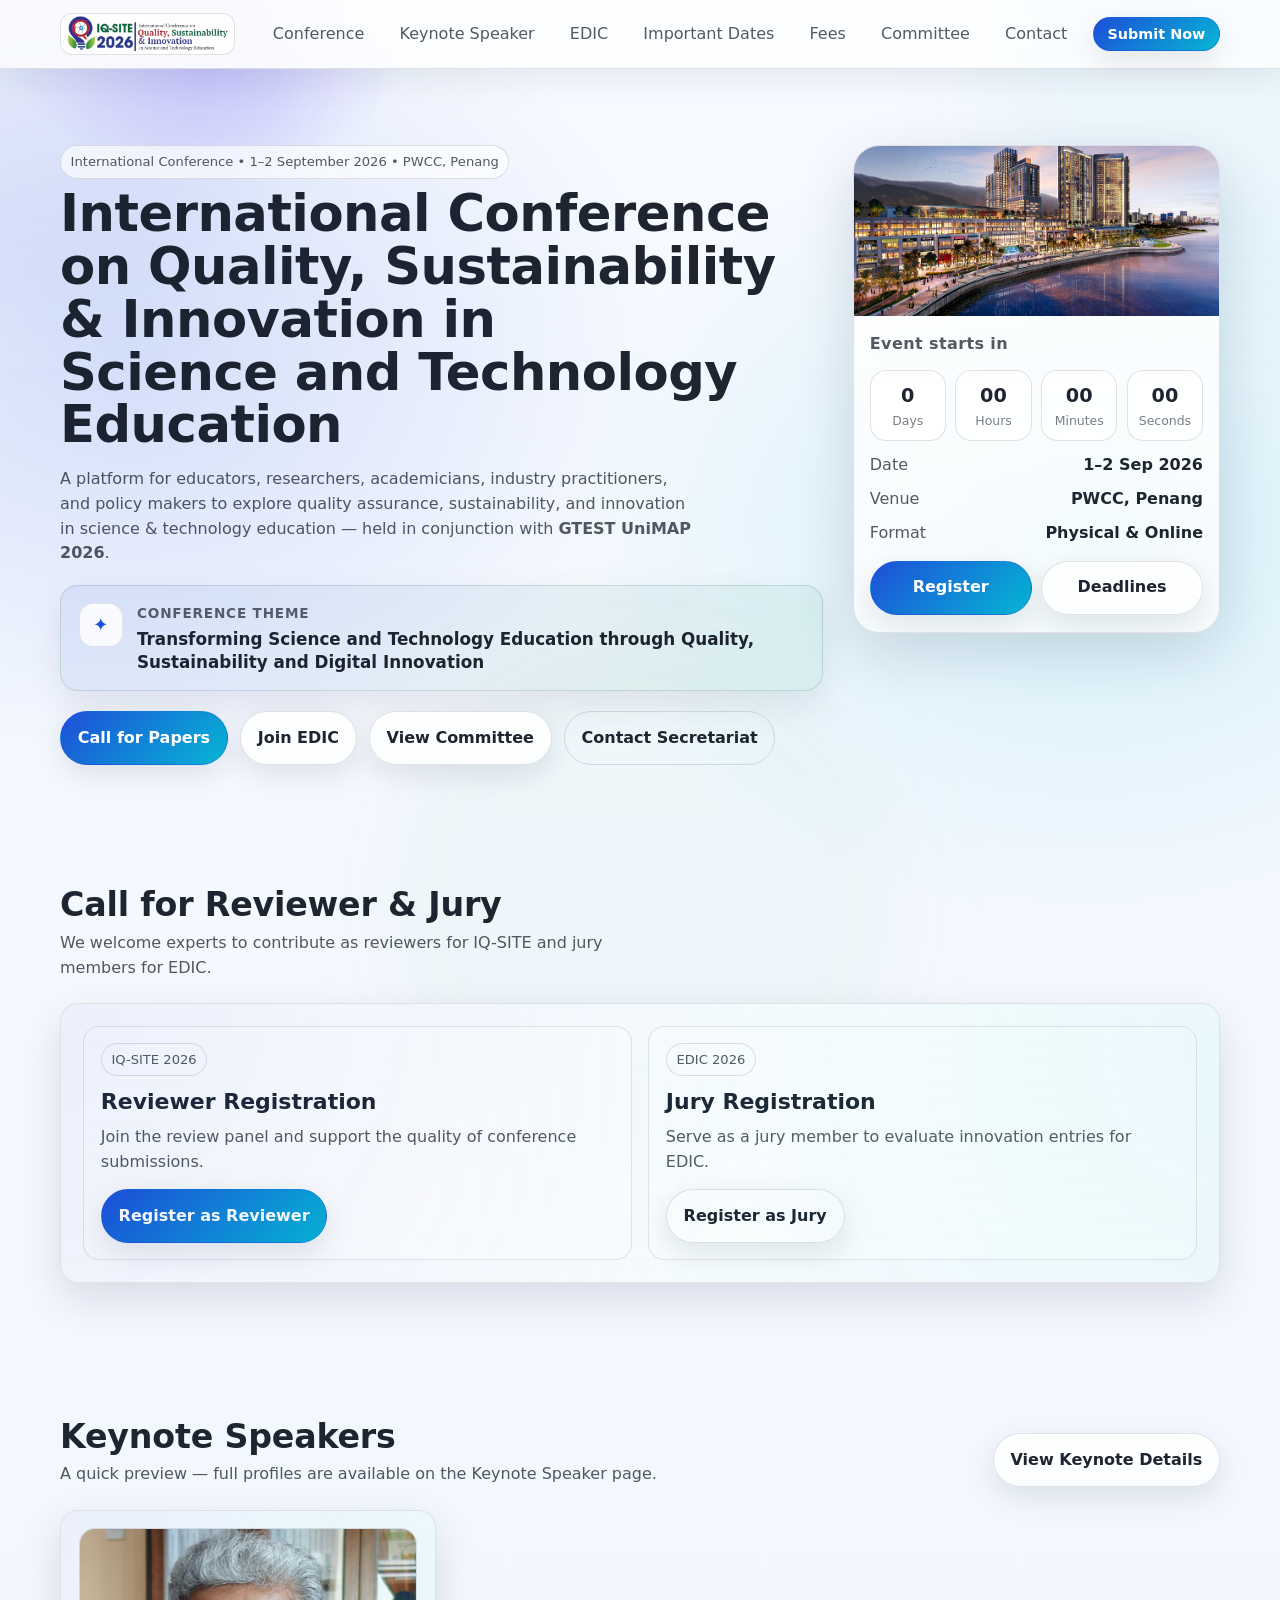
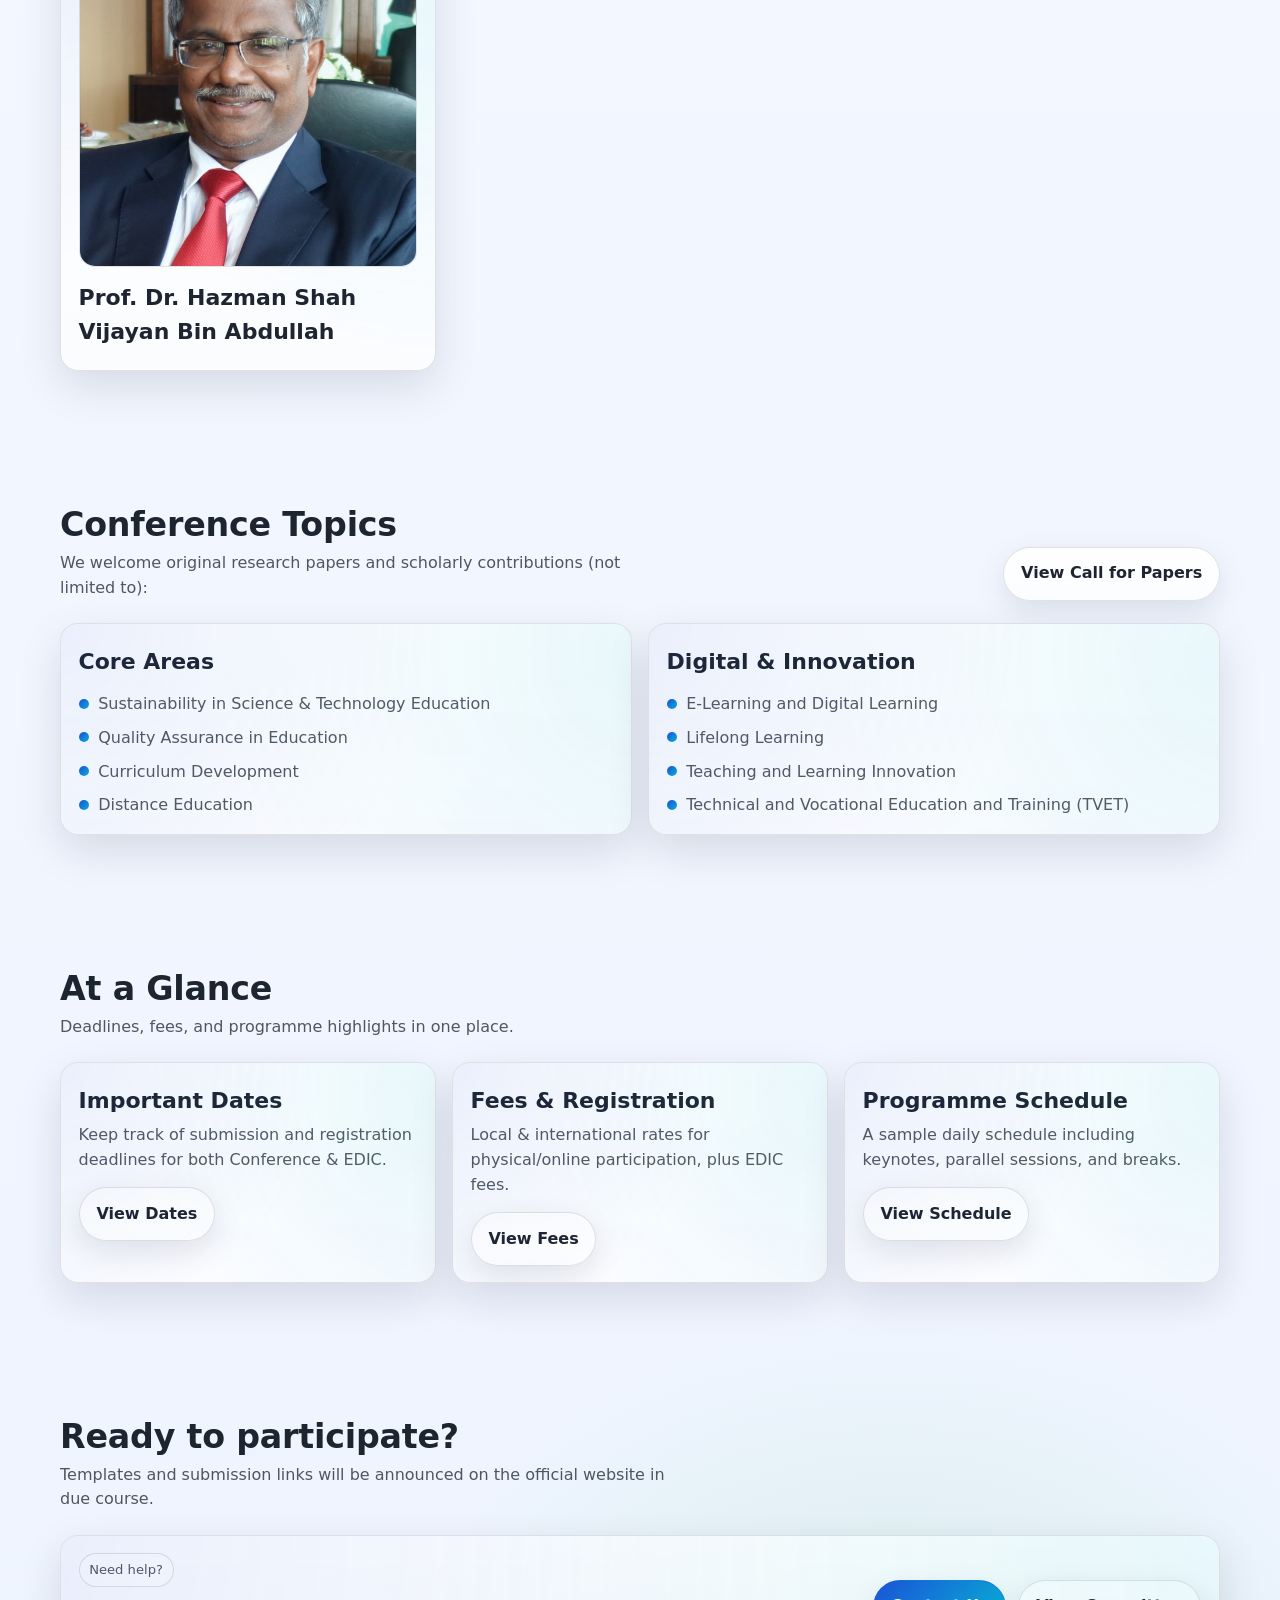
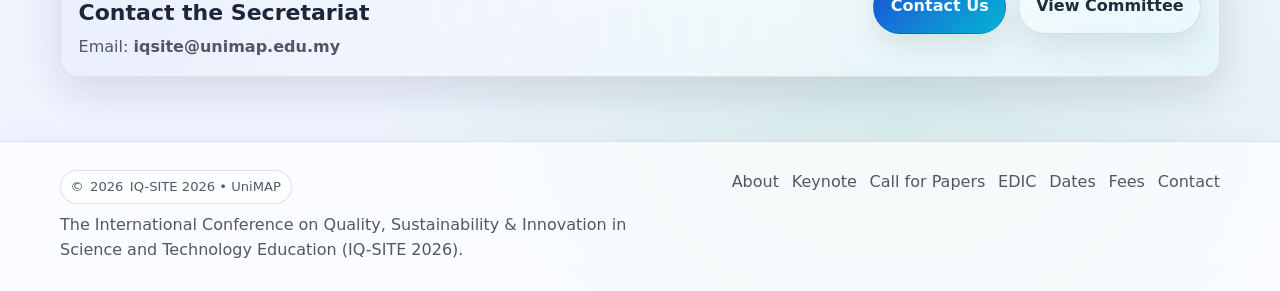
<file: index.html>
<!doctype html>
<html lang="en">

<head>
  <meta charset="utf-8" />
  <meta name="viewport" content="width=device-width, initial-scale=1" />
  <meta name="color-scheme" content="dark light" />
  <title>IQ-SITE 2026 | Home</title>
  <link rel="stylesheet" href="assets/css/style.css" />
</head>

<body>
  <div class="blob b1"></div>
  <div class="blob b2"></div>
  <div class="blob b3"></div>

  <header>
    <div class="container nav">
      <a class="brand" href="index.html" aria-label="IQ-SITE 2026 Home">
        <img class="brand-logo" src="assets/img/logo.jpg" alt="IQ-SITE 2026 logo" />
      </a>

      <nav class="navlinks" aria-label="Primary">
        <a href="pages/conference.html">Conference</a>
        <a href="pages/keynote.html">Keynote Speaker</a>
        <a href="pages/edic.html">EDIC</a>
        <a href="pages/dates.html">Important Dates</a>
        <a href="pages/fees.html">Fees</a>
        <a href="pages/committee.html">Committee</a>
        <a href="pages/contact.html">Contact</a>
        <a class="btn small primary nav-cta" href="https://confbay.com/" target="_blank" rel="noopener">Submit Now</a>
      </nav>

      <button class="menu-btn" id="menuBtn" aria-expanded="false" aria-controls="menuPanel">Menu</button>
    </div>

    <div class="container menu-panel" id="menuPanel" aria-label="Mobile menu">
      <a href="pages/about.html">About</a>
      <a href="pages/conference.html">Conference</a>
      <a href="pages/keynote.html">Keynote Speaker</a>
      <a href="pages/edic.html">EDIC</a>
      <a href="pages/dates.html">Important Dates</a>
      <a href="pages/fees.html">Fees</a>
      <a href="pages/programme.html">Programme</a>
      <a href="pages/committee.html">Committee</a>
      <a href="pages/contact.html">Contact</a>
      <div class="menu-cta">
        <a class="btn primary" href="https://confbay.com/" target="_blank" rel="noopener">Submit Now</a>
      </div>
    </div>
  </header>


  <main>
    <section class="hero">
      <div class="container hero-grid">
        <div>
          <div class="badge reveal">International Conference • 1–2 September 2026 • PWCC, Penang</div>
          <h1 class="reveal">International Conference on Quality, Sustainability &amp; Innovation in<br />Science and
            Technology Education</h1>
          <p class="lead reveal">
            A platform for educators, researchers, academicians, industry practitioners, and policy makers to explore
            quality assurance, sustainability, and innovation in science &amp; technology education — held in
            conjunction
            with <strong>GTEST UniMAP 2026</strong>.
          </p>



<div class="theme-banner reveal">
  <div class="theme-icon" aria-hidden="true">✦</div>
  <div class="theme-content">
    <div class="theme-label">Conference Theme</div>
    <div class="theme-title">
      Transforming Science and Technology Education through Quality, Sustainability and Digital Innovation
    </div>
  </div>
</div>

          <div class="hero-actions reveal">
            <a class="btn primary" href="pages/conference.html">Call for Papers</a>
            <a class="btn" href="pages/edic.html">Join EDIC</a>
            <a class="btn" href="pages/committee.html">View Committee</a>
            <a class="btn ghost" href="pages/contact.html">Contact Secretariat</a>
          </div>
        </div>

        <aside class="hero-card reveal" aria-label="Event at a glance">
          <div class="img" role="img" aria-label="Venue placeholder image"></div>
          <div class="body">
            <div class="kicker">Event starts in</div>
            <div id="countdown" class="countdown" aria-live="polite">
              <div class="pill">
                <div class="num" id="cdDays">—</div>
                <div class="lbl">Days</div>
              </div>
              <div class="pill">
                <div class="num" id="cdHours">—</div>
                <div class="lbl">Hours</div>
              </div>
              <div class="pill">
                <div class="num" id="cdMins">—</div>
                <div class="lbl">Minutes</div>
              </div>
              <div class="pill">
                <div class="num" id="cdSecs">—</div>
                <div class="lbl">Seconds</div>
              </div>
            </div>

            <div class="meta">
              <div class="row"><span>Date</span><strong>1–2 Sep 2026</strong></div>
              <div class="row"><span>Venue</span><strong>PWCC, Penang</strong></div>
              <div class="row"><span>Format</span><strong>Physical &amp; Online</strong></div>
            </div>

            <div style="display:flex; gap:.6rem; flex-wrap:wrap; margin-top: .95rem;">
              <a class="btn primary" href="pages/fees.html" style="flex:1;">Register</a>
              <a class="btn" href="pages/dates.html" style="flex:1;">Deadlines</a>
            </div>
          </div>
        </aside>
      </div>
    </section>

<section id="call-reviewer-jury">
  <div class="container">
    <div class="section-head">
      <div>
        <h2 class="reveal">Call for Reviewer &amp; Jury</h2>
        <p class="reveal">We welcome experts to contribute as reviewers for IQ-SITE and jury members for EDIC.</p>
      </div>
    </div>

    <div class="card reveal call-card">
      <div class="call-grid">
        <div>
          <div class="badge">IQ-SITE 2026</div>
          <h3 style="margin-top:.55rem;">Reviewer Registration</h3>
          <p class="muted" style="margin:.2rem 0 0;">
            Join the review panel and support the quality of conference submissions.
          </p>
          <div class="call-actions">
            <a class="btn primary" href="REPLACE_REVIEWER_LINK" target="_blank" rel="noopener">Register as Reviewer</a>
          </div>
        </div>

        <div>
          <div class="badge">EDIC 2026</div>
          <h3 style="margin-top:.55rem;">Jury Registration</h3>
          <p class="muted" style="margin:.2rem 0 0;">
            Serve as a jury member to evaluate innovation entries for EDIC.
          </p>
          <div class="call-actions">
            <a class="btn" href="jury_registration.html">Register as Jury</a>
          </div>
        </div>
      </div>
    </div>

  </div>
</section>

    <section id="keynotes">
      <div class="container">
        <div class="section-head">
          <div>
            <h2 class="reveal">Keynote Speakers</h2>
            <p class="reveal">A quick preview — full profiles are available on the Keynote Speaker page.</p>
          </div>
          <a class="btn reveal" href="pages/keynote.html">View Keynote Details</a>
        </div>

        <div class="grid3">
          <article class="card reveal keynote-mini">
            <img class="avatar" src="assets/img/keynote-1.jpg" alt="Keynote Speaker 1" />
            <h3>Prof. Dr. Hazman Shah Vijayan Bin Abdullah</h3>
          </article>

          <!-----
          <article class="card reveal keynote-mini">
            <img class="avatar" src="assets/img/keynote-2.jpg" alt="Keynote Speaker 2" />
            <h3>Prof. / Dr. Full Name</h3>
            <p class="muted">Institution / Organization</p>
          </article>

          <article class="card reveal keynote-mini">
            <img class="avatar" src="assets/img/keynote-3.jpg" alt="Keynote Speaker 3" />
            <h3>Prof. / Dr. Full Name</h3>
            <p class="muted">Institution / Organization</p>
          </article>

          -->
        </div>
      </div>
    </section>

    <section>
      <div class="container">
        <div class="section-head">
          <div>
            <h2 class="reveal">Conference Topics</h2>
            <p class="reveal">We welcome original research papers and scholarly contributions (not limited to):</p>
          </div>
          <a class="btn reveal" href="pages/conference.html">View Call for Papers</a>
        </div>

        <div class="grid2">
          <div class="card reveal">
            <h3>Core Areas</h3>
            <ul class="list">
              <li>Sustainability in Science &amp; Technology Education</li>
              <li>Quality Assurance in Education</li>
              <li>Curriculum Development</li>
              <li>Distance Education</li>
            </ul>
          </div>
          <div class="card reveal">
            <h3>Digital &amp; Innovation</h3>
            <ul class="list">
              <li>E-Learning and Digital Learning</li>
              <li>Lifelong Learning</li>
              <li>Teaching and Learning Innovation</li>
              <li>Technical and Vocational Education and Training (TVET)</li>
            </ul>
          </div>
        </div>
      </div>
    </section>

    <section>
      <div class="container">
        <div class="section-head">
          <div>
            <h2 class="reveal">At a Glance</h2>
            <p class="reveal">Deadlines, fees, and programme highlights in one place.</p>
          </div>
        </div>

        <div class="grid3">
          <div class="card reveal">
            <h3>Important Dates</h3>
            <p>Keep track of submission and registration deadlines for both Conference &amp; EDIC.</p>
            <div style="margin-top: .9rem;">
              <a class="btn" href="pages/dates.html">View Dates</a>
            </div>
          </div>

          <div class="card reveal">
            <h3>Fees &amp; Registration</h3>
            <p>Local &amp; international rates for physical/online participation, plus EDIC fees.</p>
            <div style="margin-top: .9rem;">
              <a class="btn" href="pages/fees.html">View Fees</a>
            </div>
          </div>

          <div class="card reveal">
            <h3>Programme Schedule</h3>
            <p>A sample daily schedule including keynotes, parallel sessions, and breaks.</p>
            <div style="margin-top: .9rem;">
              <a class="btn" href="pages/programme.html">View Schedule</a>
            </div>
          </div>
        </div>
      </div>
    </section>

    <section>
      <div class="container">
        <div class="section-head">
          <div>
            <h2 class="reveal">Ready to participate?</h2>
            <p class="reveal">Templates and submission links will be announced on the official website in due course.
            </p>
          </div>
        </div>

        <div class="card reveal"
          style="display:flex; align-items:center; justify-content:space-between; gap: 1rem; flex-wrap:wrap;">
          <div>
            <div class="badge">Need help?</div>
            <h3 style="margin-top:.55rem;">Contact the Secretariat</h3>
            <p style="margin:.2rem 0 0; color: var(--muted);">Email: <strong>iqsite@unimap.edu.my</strong></p>
          </div>
          <div style="display:flex; gap:.75rem; flex-wrap:wrap;">
            <a class="btn primary" href="pages/contact.html">Contact Us</a>
            <a class="btn" href="pages/committee.html">View Committee</a>
          </div>
        </div>
      </div>
    </section>
  </main>


  <footer>
    <div class="container footer-grid">
      <div>
        <div class="badge">© <span id="year"></span> IQ-SITE 2026 • UniMAP</div>
        <div class="muted" style="margin-top:.6rem; max-width: 62ch;">
          The International Conference on Quality, Sustainability &amp; Innovation in Science and Technology Education
          (IQ-SITE 2026).
        </div>
      </div>
      <div class="links">
        <a href="pages/about.html">About</a>
        <a href="pages/keynote.html">Keynote</a>
        <a href="pages/conference.html">Call for Papers</a>
        <a href="pages/edic.html">EDIC</a>
        <a href="pages/dates.html">Dates</a>
        <a href="pages/fees.html">Fees</a>
        <a href="pages/contact.html">Contact</a>
      </div>
    </div>
  </footer>

  <script src="assets/js/main.js"></script>
</body>

</html>
</file>
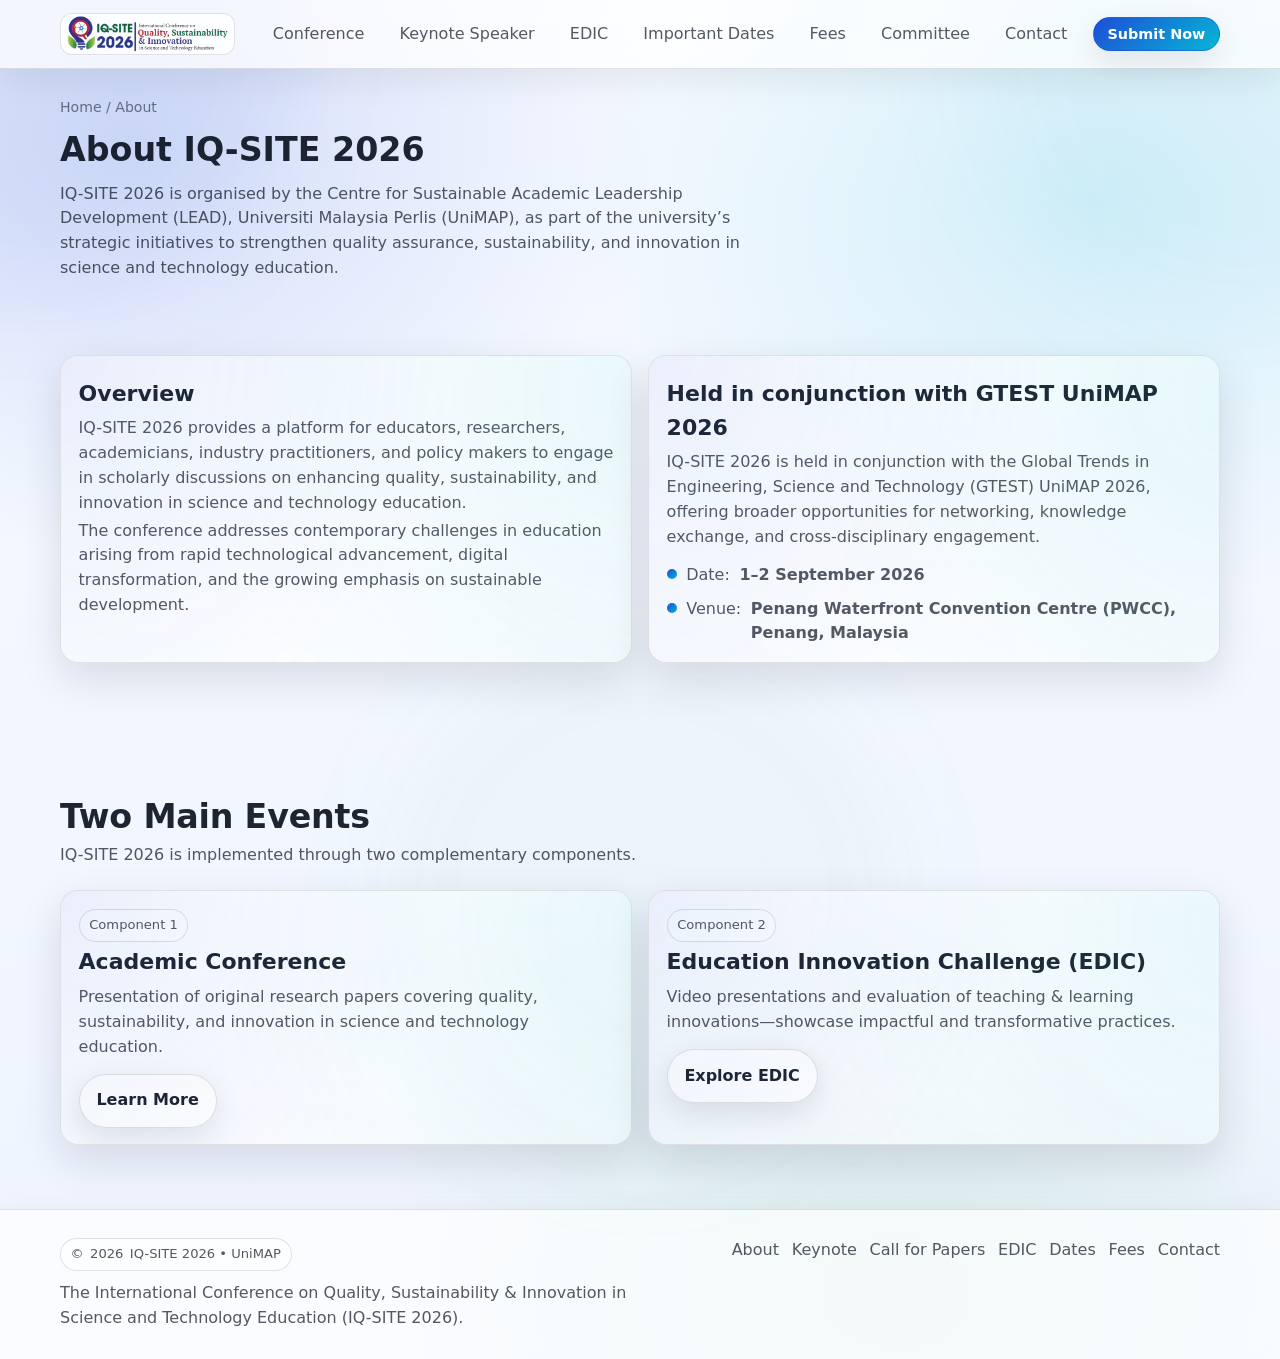
<file: about.html>
<!doctype html>
<html lang="en">
<head>
  <meta charset="utf-8" />
  <meta name="viewport" content="width=device-width, initial-scale=1" />
  <meta name="color-scheme" content="dark light" />
  <title>IQ-SITE 2026 | About</title>
  <link rel="stylesheet" href="../assets/css/style.css" />
</head>
<body>
  <div class="blob b1"></div>
  <div class="blob b2"></div>
  <div class="blob b3"></div>

  <header>
  <div class="container nav">
      <a class="brand" href="../index.html" aria-label="IQ-SITE 2026 Home">
        <img class="brand-logo" src="../assets/img/logo.jpg" alt="IQ-SITE 2026 logo" />
      </a>

    <nav class="navlinks" aria-label="Primary">
      <a href="conference.html">Conference</a>
      <a href="keynote.html">Keynote Speaker</a>
      <a href="edic.html">EDIC</a>
      <a href="dates.html">Important Dates</a>
      <a href="fees.html">Fees</a>
      <a href="committee.html">Committee</a>
      <a href="contact.html">Contact</a>
      <a class="btn small primary nav-cta" href="https://confbay.com/" target="_blank" rel="noopener">Submit Now</a>
    </nav>

    <button class="menu-btn" id="menuBtn" aria-expanded="false" aria-controls="menuPanel">Menu</button>
  </div>

  <div class="container menu-panel" id="menuPanel" aria-label="Mobile menu">
    <a href="about.html">About</a>
    <a href="conference.html">Conference</a>
    <a href="keynote.html">Keynote Speaker</a>
    <a href="edic.html">EDIC</a>
    <a href="dates.html">Important Dates</a>
    <a href="fees.html">Fees</a>
    <a href="programme.html">Programme</a>
    <a href="committee.html">Committee</a>
    <a href="contact.html">Contact</a>
    <div class="menu-cta">
      <a class="btn primary" href="https://confbay.com/" target="_blank" rel="noopener">Submit Now</a>
    </div>
  </div>
</header>

  
<main>
  <section class="pagehead">
    <div class="container">
      <div class="breadcrumb">Home / About</div>
      <h2 class="reveal">About IQ-SITE 2026</h2>
      <p class="reveal">
        IQ-SITE 2026 is organised by the Centre for Sustainable Academic Leadership Development (LEAD), Universiti Malaysia Perlis (UniMAP),
        as part of the university’s strategic initiatives to strengthen quality assurance, sustainability, and innovation in science and technology education.
      </p>
    </div>
  </section>

  <section>
    <div class="container grid2">
      <div class="card reveal">
        <h3>Overview</h3>
        <p>
          IQ-SITE 2026 provides a platform for educators, researchers, academicians, industry practitioners, and policy makers to engage
          in scholarly discussions on enhancing quality, sustainability, and innovation in science and technology education.
        </p>
        <p>
          The conference addresses contemporary challenges in education arising from rapid technological advancement, digital transformation,
          and the growing emphasis on sustainable development.
        </p>
      </div>

      <div class="card reveal">
        <h3>Held in conjunction with GTEST UniMAP 2026</h3>
        <p>
          IQ-SITE 2026 is held in conjunction with the Global Trends in Engineering, Science and Technology (GTEST) UniMAP 2026,
          offering broader opportunities for networking, knowledge exchange, and cross-disciplinary engagement.
        </p>
        <ul class="list">
          <li>Date: <strong>1–2 September 2026</strong></li>
          <li>Venue: <strong>Penang Waterfront Convention Centre (PWCC), Penang, Malaysia</strong></li>
        </ul>
      </div>
    </div>
  </section>

  <section>
    <div class="container">
      <div class="section-head">
        <div>
          <h2 class="reveal">Two Main Events</h2>
          <p class="reveal">IQ-SITE 2026 is implemented through two complementary components.</p>
        </div>
      </div>

      <div class="grid2">
        <article class="card reveal">
          <div class="badge">Component 1</div>
          <h3>Academic Conference</h3>
          <p>Presentation of original research papers covering quality, sustainability, and innovation in science and technology education.</p>
          <a class="btn" href="conference.html" style="margin-top:.9rem;">Learn More</a>
        </article>

        <article class="card reveal">
          <div class="badge">Component 2</div>
          <h3>Education Innovation Challenge (EDIC)</h3>
          <p>Video presentations and evaluation of teaching &amp; learning innovations—showcase impactful and transformative practices.</p>
          <a class="btn" href="edic.html" style="margin-top:.9rem;">Explore EDIC</a>
        </article>
      </div>
    </div>
  </section>
</main>


  <footer>
  <div class="container footer-grid">
    <div>
      <div class="badge">© <span id="year"></span> IQ-SITE 2026 • UniMAP</div>
      <div class="muted" style="margin-top:.6rem; max-width: 62ch;">
        The International Conference on Quality, Sustainability &amp; Innovation in Science and Technology Education (IQ-SITE 2026).
      </div>
    </div>
    <div class="links">
      <a href="about.html">About</a>
      <a href="keynote.html">Keynote</a>
      <a href="conference.html">Call for Papers</a>
      <a href="edic.html">EDIC</a>
      <a href="dates.html">Dates</a>
      <a href="fees.html">Fees</a>
      <a href="contact.html">Contact</a>
    </div>
  </div>
</footer>

<script src="../assets/js/main.js"></script>
</body>
</html>
</file>
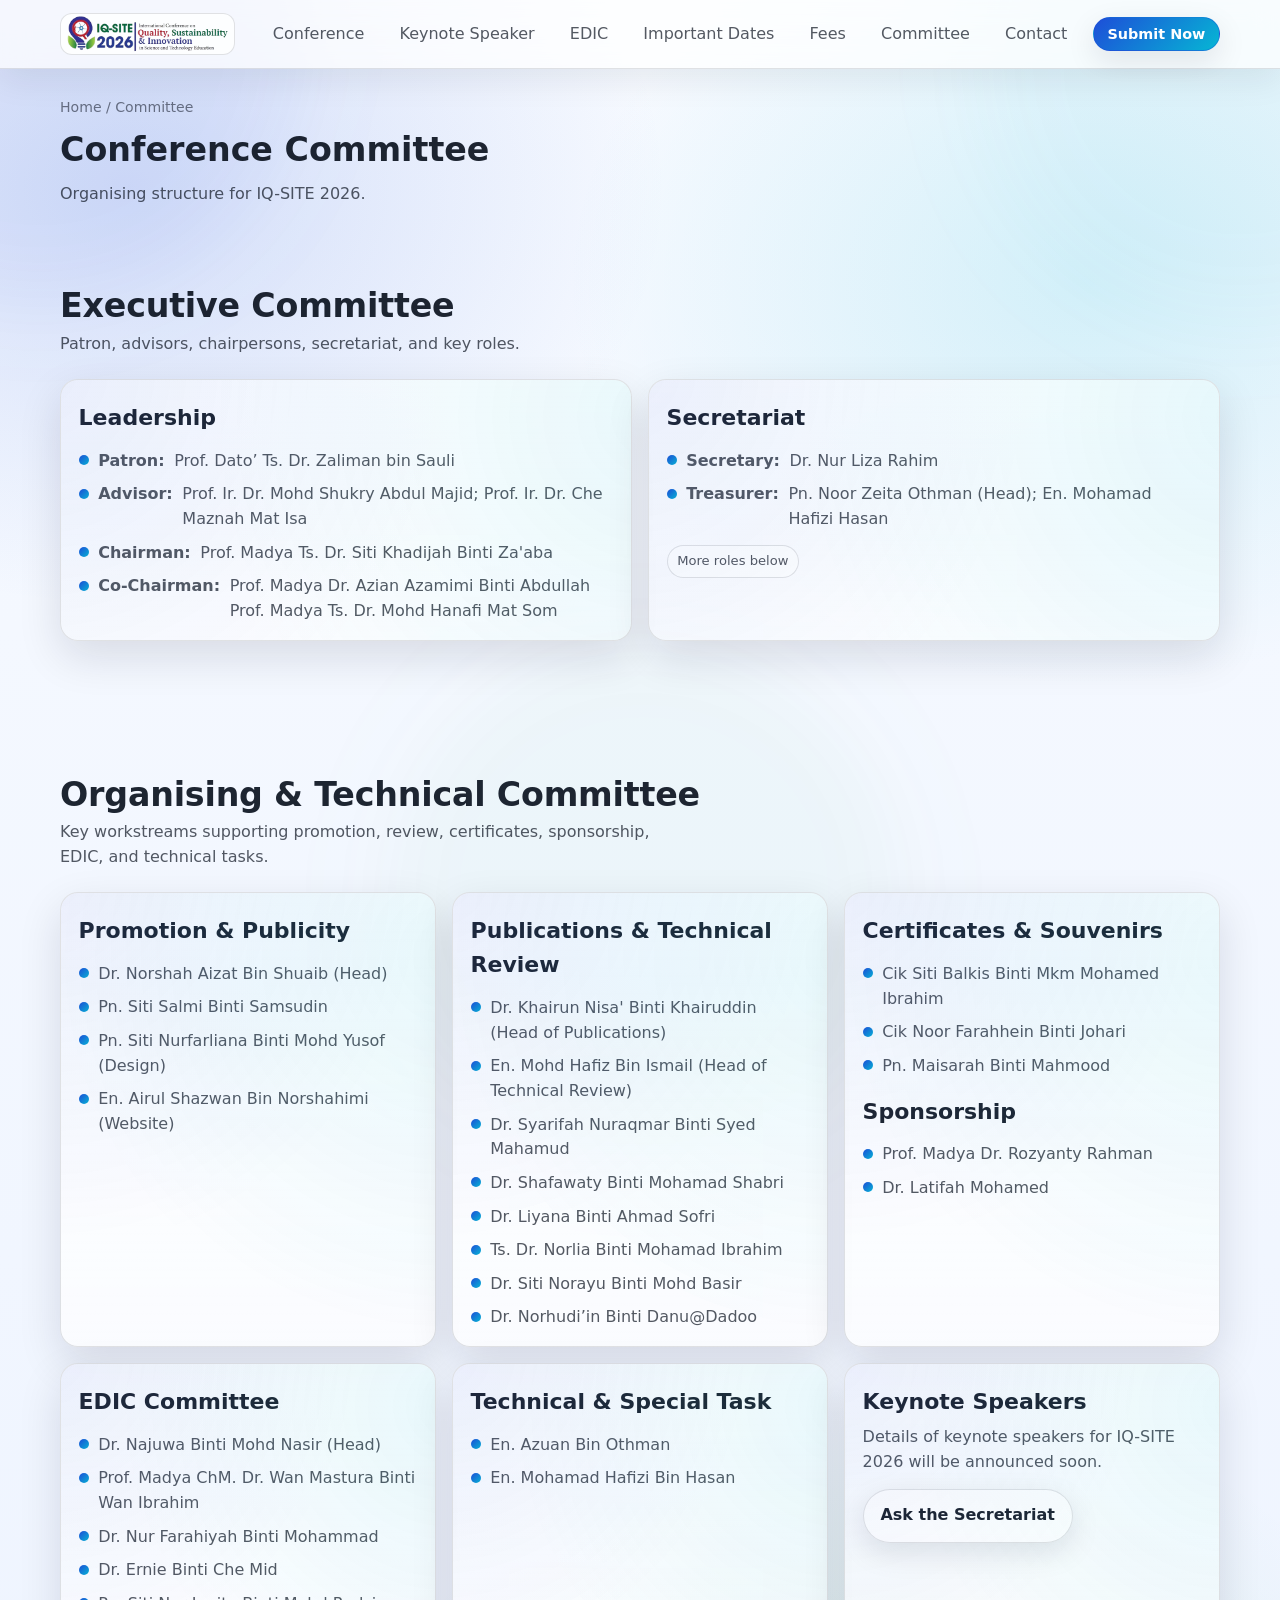
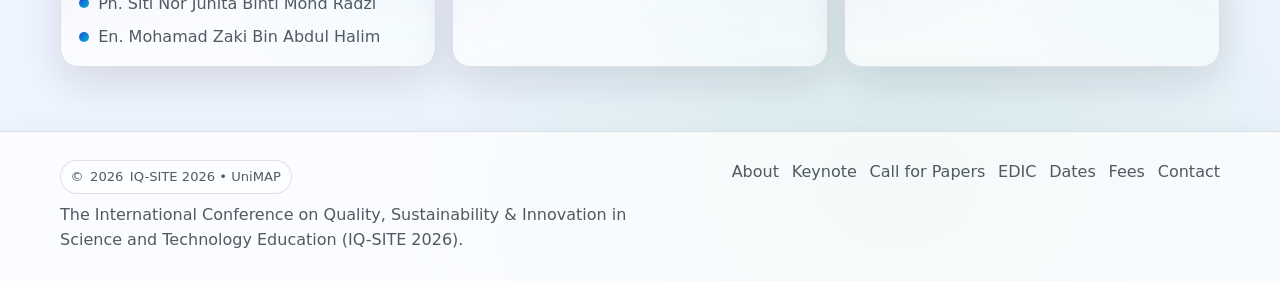
<file: committee.html>
<!doctype html>
<html lang="en">
<head>
  <meta charset="utf-8" />
  <meta name="viewport" content="width=device-width, initial-scale=1" />
  <meta name="color-scheme" content="dark light" />
  <title>IQ-SITE 2026 | Committee</title>
  <link rel="stylesheet" href="../assets/css/style.css" />
</head>
<body>
  <div class="blob b1"></div>
  <div class="blob b2"></div>
  <div class="blob b3"></div>

  <header>
  <div class="container nav">
      <a class="brand" href="../index.html" aria-label="IQ-SITE 2026 Home">
        <img class="brand-logo" src="../assets/img/logo.jpg" alt="IQ-SITE 2026 logo" />
      </a>

    <nav class="navlinks" aria-label="Primary">
      <a href="conference.html">Conference</a>
      <a href="">Keynote Speaker</a>
      <a href="edic.html">EDIC</a>
      <a href="dates.html">Important Dates</a>
      <a href="fees.html">Fees</a>
      <a href="committee.html">Committee</a>
      <a href="contact.html">Contact</a>
      <a class="btn small primary nav-cta" href="https://confbay.com/" target="_blank" rel="noopener">Submit Now</a>
    </nav>

    <button class="menu-btn" id="menuBtn" aria-expanded="false" aria-controls="menuPanel">Menu</button>
  </div>

  <div class="container menu-panel" id="menuPanel" aria-label="Mobile menu">
    <a href="about.html">About</a>
    <a href="conference.html">Conference</a>
    <a href="keynote.html">Keynote Speaker</a>
    <a href="edic.html">EDIC</a>
    <a href="dates.html">Important Dates</a>
    <a href="fees.html">Fees</a>
    <a href="programme.html">Programme</a>
    <a href="committee.html">Committee</a>
    <a href="contact.html">Contact</a>
    <div class="menu-cta">
      <a class="btn primary" href="https://confbay.com/" target="_blank" rel="noopener">Submit Now</a>
    </div>
  </div>
</header>

  
<main>
  <section class="pagehead">
    <div class="container">
      <div class="breadcrumb">Home / Committee</div>
      <h2 class="reveal">Conference Committee</h2>
      <p class="reveal">Organising structure for IQ-SITE 2026.</p>
    </div>
  </section>

  <section>
    <div class="container">
      <div class="section-head">
        <div>
          <h2 class="reveal">Executive Committee</h2>
          <p class="reveal">Patron, advisors, chairpersons, secretariat, and key roles.</p>
        </div>
      </div>

      <div class="grid2">
        <div class="card reveal">
          <h3>Leadership</h3>
          <ul class="list">
            <li><strong>Patron:</strong> Prof. Dato’ Ts. Dr. Zaliman bin Sauli</li>
            <li><strong>Advisor:</strong> Prof. Ir. Dr. Mohd Shukry Abdul Majid; Prof. Ir. Dr. Che Maznah Mat Isa</li>
            <li><strong>Chairman:</strong> Prof. Madya Ts. Dr. Siti Khadijah Binti Za'aba</li>
            <li><strong>Co-Chairman:</strong> Prof. Madya Dr. Azian Azamimi Binti Abdullah <br>Prof. Madya Ts. Dr. Mohd Hanafi Mat Som</li>
          </ul>
        </div>

        <div class="card reveal">
          <h3>Secretariat</h3>
          <ul class="list">
            <li><strong>Secretary:</strong> Dr. Nur Liza Rahim</li>
            <li><strong>Treasurer:</strong> Pn. Noor Zeita Othman (Head); En. Mohamad Hafizi Hasan</li>
          </ul>
          <div class="badge" style="margin-top:.8rem;">More roles below</div>
        </div>
      </div>
    </div>
  </section>

  <section>
    <div class="container">
      <div class="section-head">
        <div>
          <h2 class="reveal">Organising &amp; Technical Committee</h2>
          <p class="reveal">Key workstreams supporting promotion, review, certificates, sponsorship, EDIC, and technical tasks.</p>
        </div>
      </div>

      <div class="grid3">
        <div class="card reveal">
          <h3>Promotion &amp; Publicity</h3>
          <ul class="list">
            <li>Dr. Norshah Aizat Bin Shuaib (Head)</li>
            <li>Pn. Siti Salmi Binti Samsudin</li>
            <li>Pn. Siti Nurfarliana Binti Mohd Yusof (Design)</li>
            <li>En. Airul Shazwan Bin Norshahimi (Website)</li>
          </ul>
        </div>

        <div class="card reveal">
          <h3>Publications &amp; Technical Review</h3>
          <ul class="list">
            <li>Dr. Khairun Nisa' Binti Khairuddin (Head of Publications)</li>
            <li>En. Mohd Hafiz Bin Ismail (Head of Technical Review)</li>
            <li>Dr. Syarifah Nuraqmar Binti Syed Mahamud</li>
            <li>Dr. Shafawaty Binti Mohamad Shabri</li>
            <li>Dr. Liyana Binti Ahmad Sofri</li>
            <li>Ts. Dr. Norlia Binti Mohamad Ibrahim</li>
            <li>Dr. Siti Norayu Binti Mohd Basir</li>
            <li>Dr. Norhudi’in Binti Danu@Dadoo</li>
          </ul>
        </div>

        <div class="card reveal">
          <h3>Certificates &amp; Souvenirs</h3>
          <ul class="list">
            <li>Cik Siti Balkis Binti Mkm Mohamed Ibrahim</li>
            <li>Cik Noor Farahhein Binti Johari</li>
            <li>Pn. Maisarah Binti Mahmood</li>
          </ul>

          <h3 style="margin-top:1rem;">Sponsorship</h3>
          <ul class="list">
            <li>Prof. Madya Dr. Rozyanty Rahman</li>
            <li>Dr. Latifah Mohamed</li>
          </ul>
        </div>

        <div class="card reveal">
          <h3>EDIC Committee</h3>
          <ul class="list">
            <li>Dr. Najuwa Binti Mohd Nasir (Head)</li>
            <li>Prof. Madya ChM. Dr. Wan Mastura Binti Wan Ibrahim</li>
            <li>Dr. Nur Farahiyah Binti Mohammad</li>
            <li>Dr. Ernie Binti Che Mid</li>
            <li>Pn. Siti Nor Junita Binti Mohd Radzi</li>
            <li>En. Mohamad Zaki Bin Abdul Halim</li>
          </ul>
        </div>

        <div class="card reveal">
          <h3>Technical &amp; Special Task</h3>
          <ul class="list">
            <li>En. Azuan Bin Othman</li>
            <li>En. Mohamad Hafizi Bin Hasan</li>
          </ul>
        </div>

        <div class="card reveal">
          <h3>Keynote Speakers</h3>
          <p style="color: var(--muted);">
            Details of keynote speakers for IQ-SITE 2026 will be announced soon.
          </p>
          <a class="btn" href="contact.html" style="margin-top:.9rem;">Ask the Secretariat</a>
        </div>
      </div>
    </div>
  </section>
</main>


  <footer>
  <div class="container footer-grid">
    <div>
      <div class="badge">© <span id="year"></span> IQ-SITE 2026 • UniMAP</div>
      <div class="muted" style="margin-top:.6rem; max-width: 62ch;">
        The International Conference on Quality, Sustainability &amp; Innovation in Science and Technology Education (IQ-SITE 2026).
      </div>
    </div>
    <div class="links">
      <a href="about.html">About</a>
      <a href="keynote.html">Keynote</a>
      <a href="conference.html">Call for Papers</a>
      <a href="edic.html">EDIC</a>
      <a href="dates.html">Dates</a>
      <a href="fees.html">Fees</a>
      <a href="contact.html">Contact</a>
    </div>
  </div>
</footer>

<script src="../assets/js/main.js"></script>
</body>
</html>
</file>
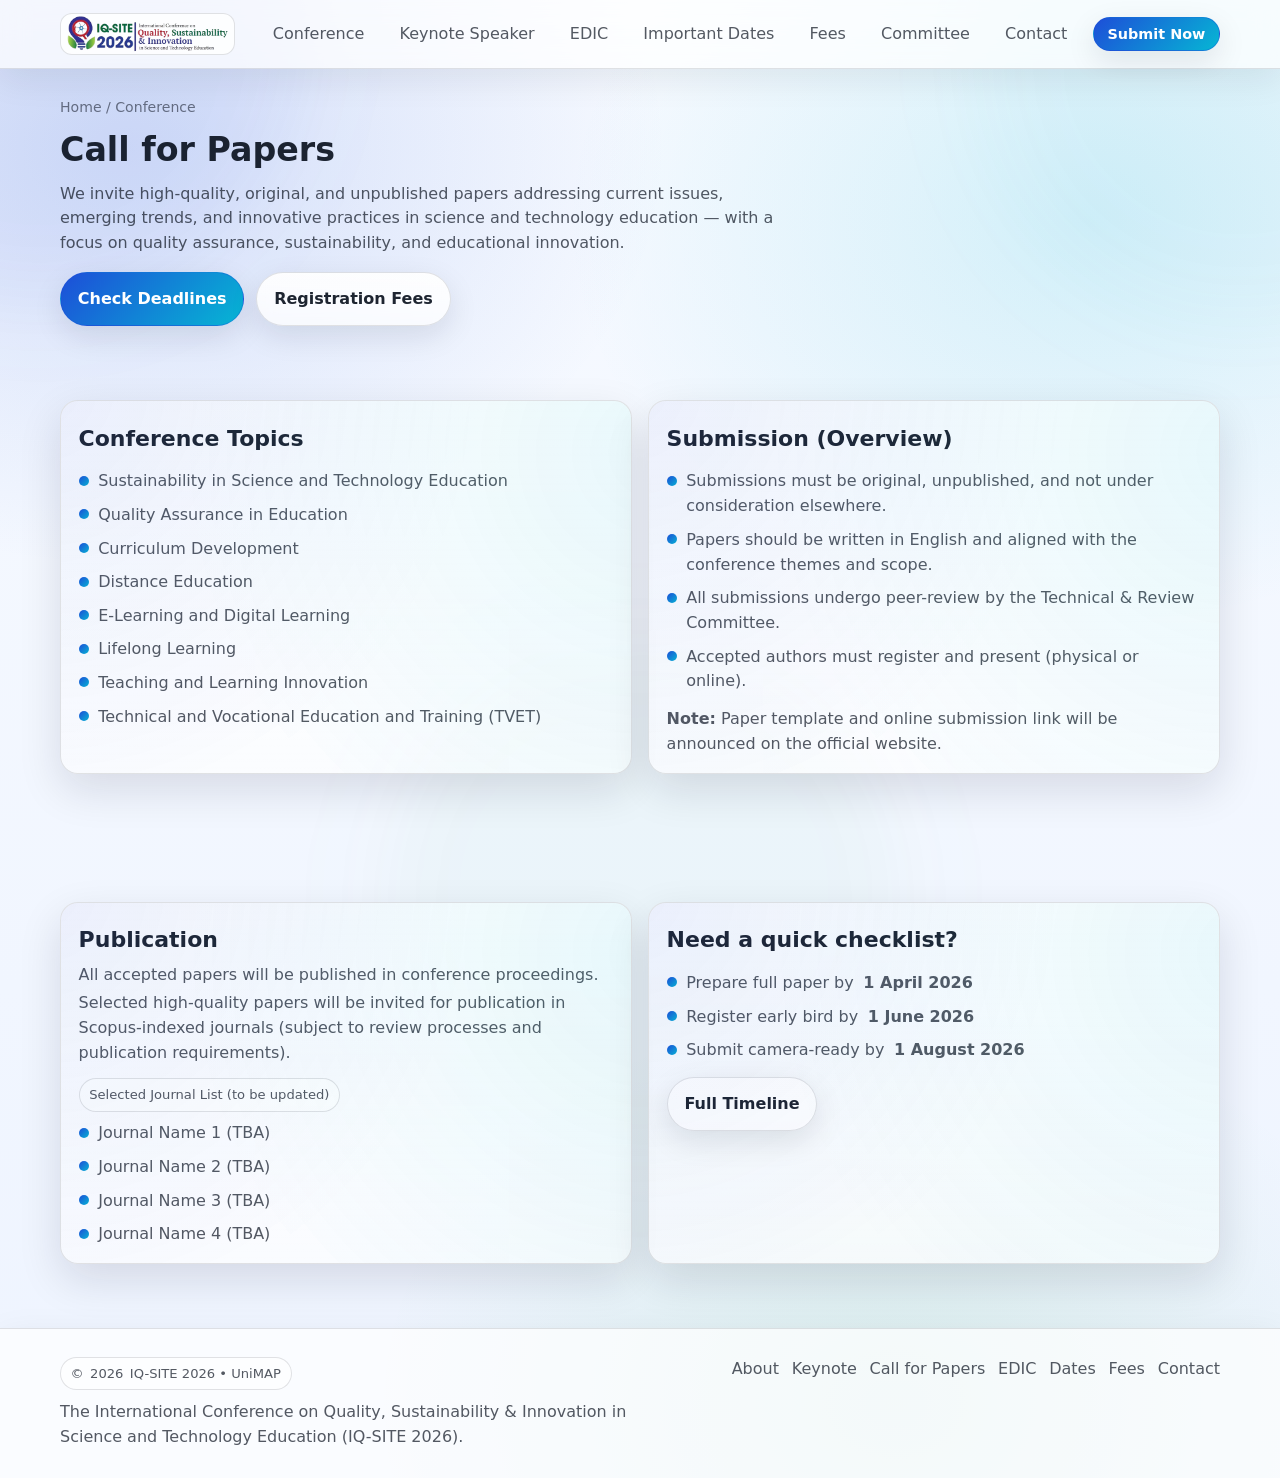
<file: conference.html>
<!doctype html>
<html lang="en">
<head>
  <meta charset="utf-8" />
  <meta name="viewport" content="width=device-width, initial-scale=1" />
  <meta name="color-scheme" content="dark light" />
  <title>IQ-SITE 2026 | Call for Papers</title>
  <link rel="stylesheet" href="../assets/css/style.css" />
</head>
<body>
  <div class="blob b1"></div>
  <div class="blob b2"></div>
  <div class="blob b3"></div>

  <header>
  <div class="container nav">
      <a class="brand" href="../index.html" aria-label="IQ-SITE 2026 Home">
        <img class="brand-logo" src="../assets/img/logo.jpg" alt="IQ-SITE 2026 logo" />
      </a>

    <nav class="navlinks" aria-label="Primary">
      <a href="conference.html">Conference</a>
      <a href="keynote.html">Keynote Speaker</a>
      <a href="edic.html">EDIC</a>
      <a href="dates.html">Important Dates</a>
      <a href="fees.html">Fees</a>
      <a href="committee.html">Committee</a>
      <a href="contact.html">Contact</a>
      <a class="btn small primary nav-cta" href="https://confbay.com/" target="_blank" rel="noopener">Submit Now</a>
    </nav>

    <button class="menu-btn" id="menuBtn" aria-expanded="false" aria-controls="menuPanel">Menu</button>
  </div>

  <div class="container menu-panel" id="menuPanel" aria-label="Mobile menu">
    <a href="about.html">About</a>
    <a href="conference.html">Conference</a>
    <a href="keynote.html">Keynote Speaker</a>
    <a href="edic.html">EDIC</a>
    <a href="dates.html">Important Dates</a>
    <a href="fees.html">Fees</a>
    <a href="programme.html">Programme</a>
    <a href="committee.html">Committee</a>
    <a href="contact.html">Contact</a>
    <div class="menu-cta">
      <a class="btn primary" href="https://confbay.com/" target="_blank" rel="noopener">Submit Now</a>
    </div>
  </div>
</header>

  
<main>
  <section class="pagehead">
    <div class="container">
      <div class="breadcrumb">Home / Conference</div>
      <h2 class="reveal">Call for Papers</h2>
      <p class="reveal">
        We invite high-quality, original, and unpublished papers addressing current issues, emerging trends, and innovative practices
        in science and technology education — with a focus on quality assurance, sustainability, and educational innovation.
      </p>
      <div class="hero-actions reveal" style="margin-top:1rem;">
        <a class="btn primary" href="dates.html">Check Deadlines</a>
        <a class="btn" href="fees.html">Registration Fees</a>
      </div>
    </div>
  </section>

  <section>
    <div class="container grid2">
      <div class="card reveal">
        <h3>Conference Topics</h3>
        <ul class="list">
          <li>Sustainability in Science and Technology Education</li>
          <li>Quality Assurance in Education</li>
          <li>Curriculum Development</li>
          <li>Distance Education</li>
          <li>E-Learning and Digital Learning</li>
          <li>Lifelong Learning</li>
          <li>Teaching and Learning Innovation</li>
          <li>Technical and Vocational Education and Training (TVET)</li>
        </ul>
      </div>

      <div class="card reveal">
        <h3>Submission (Overview)</h3>
        <ul class="list">
          <li>Submissions must be original, unpublished, and not under consideration elsewhere.</li>
          <li>Papers should be written in English and aligned with the conference themes and scope.</li>
          <li>All submissions undergo peer-review by the Technical &amp; Review Committee.</li>
          <li>Accepted authors must register and present (physical or online).</li>
        </ul>
        <p style="margin-top:.8rem; color: var(--muted);">
          <strong>Note:</strong> Paper template and online submission link will be announced on the official website.
        </p>
      </div>
    </div>
  </section>

  <section>
    <div class="container grid2">
      <div class="card reveal">
        <h3>Publication</h3>
        <p>All accepted papers will be published in conference proceedings.</p>
        <p>Selected high-quality papers will be invited for publication in Scopus-indexed journals (subject to review processes and publication requirements).</p>
        <div class="badge" style="margin-top:.8rem;">Selected Journal List (to be updated)</div>
        <ul class="list" style="margin-top:.6rem;">
          <li>Journal Name 1 (TBA)</li>
          <li>Journal Name 2 (TBA)</li>
          <li>Journal Name 3 (TBA)</li>
          <li>Journal Name 4 (TBA)</li>
        </ul>
      </div>

      <div class="card reveal">
        <h3>Need a quick checklist?</h3>
        <ul class="list">
          <li>Prepare full paper by <strong>1 April 2026</strong></li>
          <li>Register early bird by <strong>1 June 2026</strong></li>
          <li>Submit camera-ready by <strong>1 August 2026</strong></li>
        </ul>
        <a class="btn" href="dates.html" style="margin-top:.9rem;">Full Timeline</a>
      </div>
    </div>
  </section>
</main>


  <footer>
  <div class="container footer-grid">
    <div>
      <div class="badge">© <span id="year"></span> IQ-SITE 2026 • UniMAP</div>
      <div class="muted" style="margin-top:.6rem; max-width: 62ch;">
        The International Conference on Quality, Sustainability &amp; Innovation in Science and Technology Education (IQ-SITE 2026).
      </div>
    </div>
    <div class="links">
      <a href="about.html">About</a>
      <a href="keynote.html">Keynote</a>
      <a href="conference.html">Call for Papers</a>
      <a href="edic.html">EDIC</a>
      <a href="dates.html">Dates</a>
      <a href="fees.html">Fees</a>
      <a href="contact.html">Contact</a>
    </div>
  </div>
</footer>

<script src="../assets/js/main.js"></script>
</body>
</html>
</file>
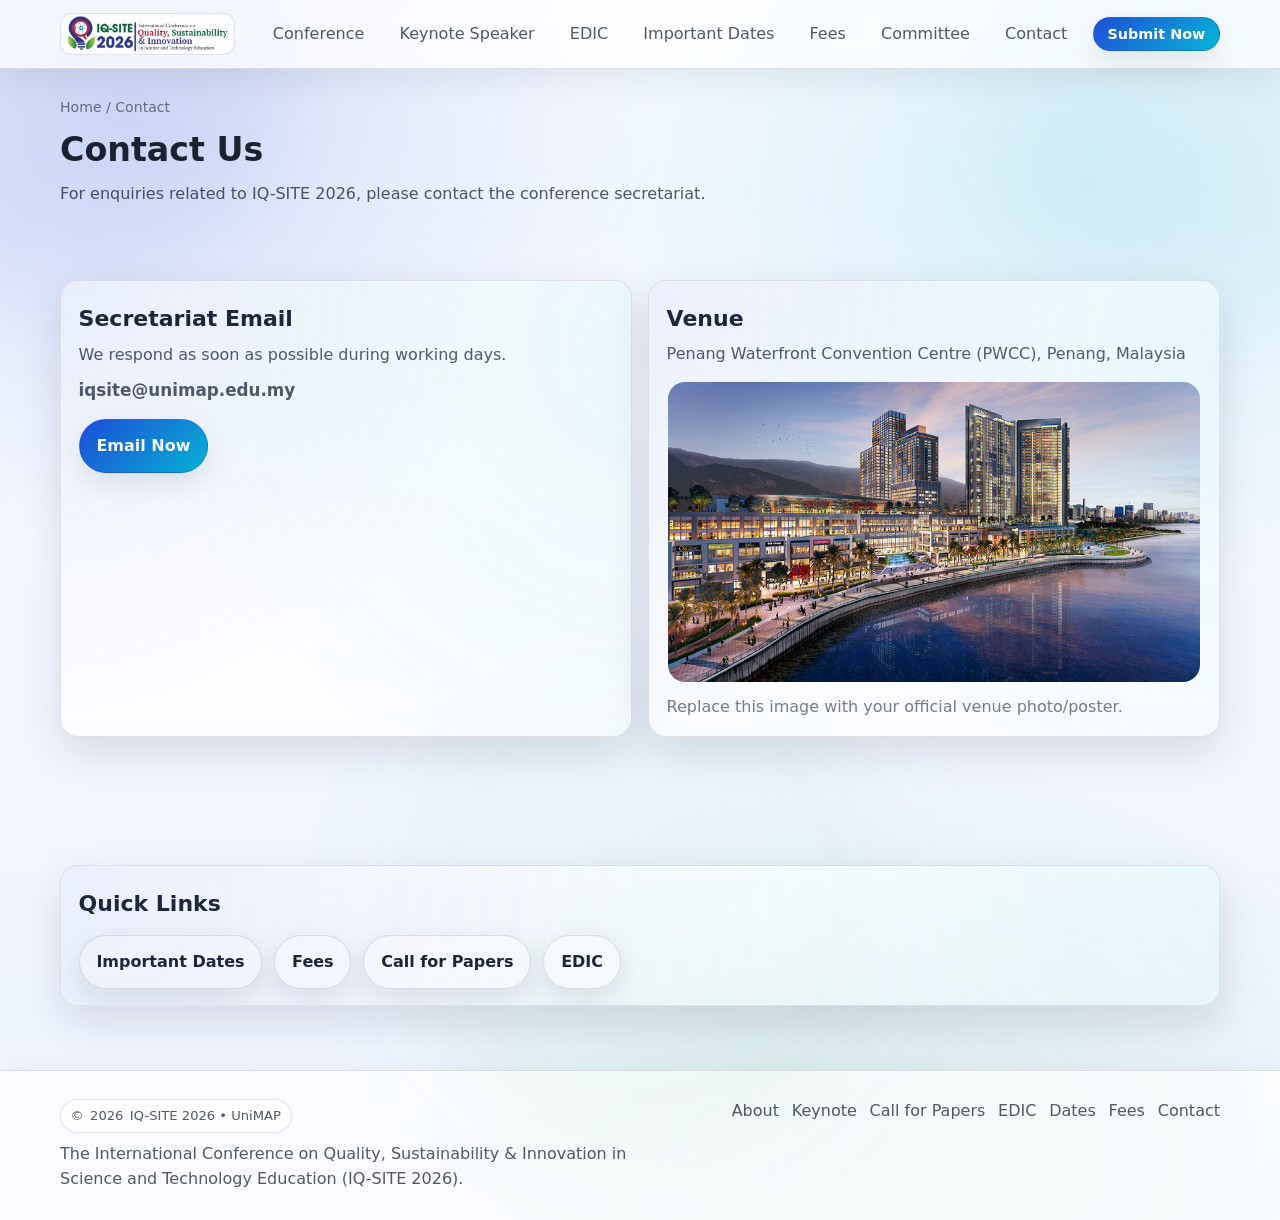
<file: contact.html>
<!doctype html>
<html lang="en">
<head>
  <meta charset="utf-8" />
  <meta name="viewport" content="width=device-width, initial-scale=1" />
  <meta name="color-scheme" content="dark light" />
  <title>IQ-SITE 2026 | Contact</title>
  <link rel="stylesheet" href="../assets/css/style.css" />
</head>
<body>
  <div class="blob b1"></div>
  <div class="blob b2"></div>
  <div class="blob b3"></div>

  <header>
  <div class="container nav">
      <a class="brand" href="../index.html" aria-label="IQ-SITE 2026 Home">
        <img class="brand-logo" src="../assets/img/logo.jpg" alt="IQ-SITE 2026 logo" />
      </a>

    <nav class="navlinks" aria-label="Primary">
      <a href="conference.html">Conference</a>
      <a href="keynote.html">Keynote Speaker</a>
      <a href="edic.html">EDIC</a>
      <a href="dates.html">Important Dates</a>
      <a href="fees.html">Fees</a>
      <a href="committee.html">Committee</a>
      <a href="contact.html">Contact</a>
      <a class="btn small primary nav-cta" href="https://confbay.com/" target="_blank" rel="noopener">Submit Now</a>
    </nav>

    <button class="menu-btn" id="menuBtn" aria-expanded="false" aria-controls="menuPanel">Menu</button>
  </div>

  <div class="container menu-panel" id="menuPanel" aria-label="Mobile menu">
    <a href="about.html">About</a>
    <a href="conference.html">Conference</a>
    <a href="keynote.html">Keynote Speaker</a>
    <a href="edic.html">EDIC</a>
    <a href="dates.html">Important Dates</a>
    <a href="fees.html">Fees</a>
    <a href="programme.html">Programme</a>
    <a href="committee.html">Committee</a>
    <a href="contact.html">Contact</a>
    <div class="menu-cta">
      <a class="btn primary" href="https://confbay.com/" target="_blank" rel="noopener">Submit Now</a>
    </div>
  </div>
</header>

  
<main>
  <section class="pagehead">
    <div class="container">
      <div class="breadcrumb">Home / Contact</div>
      <h2 class="reveal">Contact Us</h2>
      <p class="reveal">For enquiries related to IQ-SITE 2026, please contact the conference secretariat.</p>
    </div>
  </section>

  <section>
    <div class="container grid2">
      <div class="card reveal">
        <h3>Secretariat Email</h3>
        <p style="color: var(--muted); margin-top:.4rem;">We respond as soon as possible during working days.</p>
        <p style="font-size:1.05rem; margin:.6rem 0 0;"><strong>iqsite@unimap.edu.my</strong></p>
        <div style="margin-top:1rem; display:flex; gap:.75rem; flex-wrap:wrap;">
          <a class="btn primary" href="mailto:iqsite@unimap.edu.my">Email Now</a>
        </div>
      </div>

      <div class="card reveal">
        <h3>Venue</h3>
        <p style="margin:.2rem 0 0; color: var(--muted);">Penang Waterfront Convention Centre (PWCC), Penang, Malaysia</p>
        <div style="margin-top:.9rem; border-radius: var(--radius); overflow:hidden; border:1px solid rgba(255,255,255,.12);">
          <img src="../assets/img/pwcc.jpg" alt="PWCC placeholder image"/>
        </div>
        <p style="margin-top:.8rem; color: var(--muted2);">
          Replace this image with your official venue photo/poster.
        </p>
      </div>
    </div>
  </section>

  <section>
    <div class="container">
      <div class="card reveal">
        <h3>Quick Links</h3>
        <div class="hero-actions" style="margin-top:.9rem;">
          <a class="btn" href="dates.html">Important Dates</a>
          <a class="btn" href="fees.html">Fees</a>
          <a class="btn" href="conference.html">Call for Papers</a>
          <a class="btn" href="edic.html">EDIC</a>
        </div>
      </div>
    </div>
  </section>
</main>


  <footer>
  <div class="container footer-grid">
    <div>
      <div class="badge">© <span id="year"></span> IQ-SITE 2026 • UniMAP</div>
      <div class="muted" style="margin-top:.6rem; max-width: 62ch;">
        The International Conference on Quality, Sustainability &amp; Innovation in Science and Technology Education (IQ-SITE 2026).
      </div>
    </div>
    <div class="links">
      <a href="about.html">About</a>
      <a href="keynote.html">Keynote</a>
      <a href="conference.html">Call for Papers</a>
      <a href="edic.html">EDIC</a>
      <a href="dates.html">Dates</a>
      <a href="fees.html">Fees</a>
      <a href="contact.html">Contact</a>
    </div>
  </div>
</footer>

<script src="../assets/js/main.js"></script>
</body>
</html>
</file>
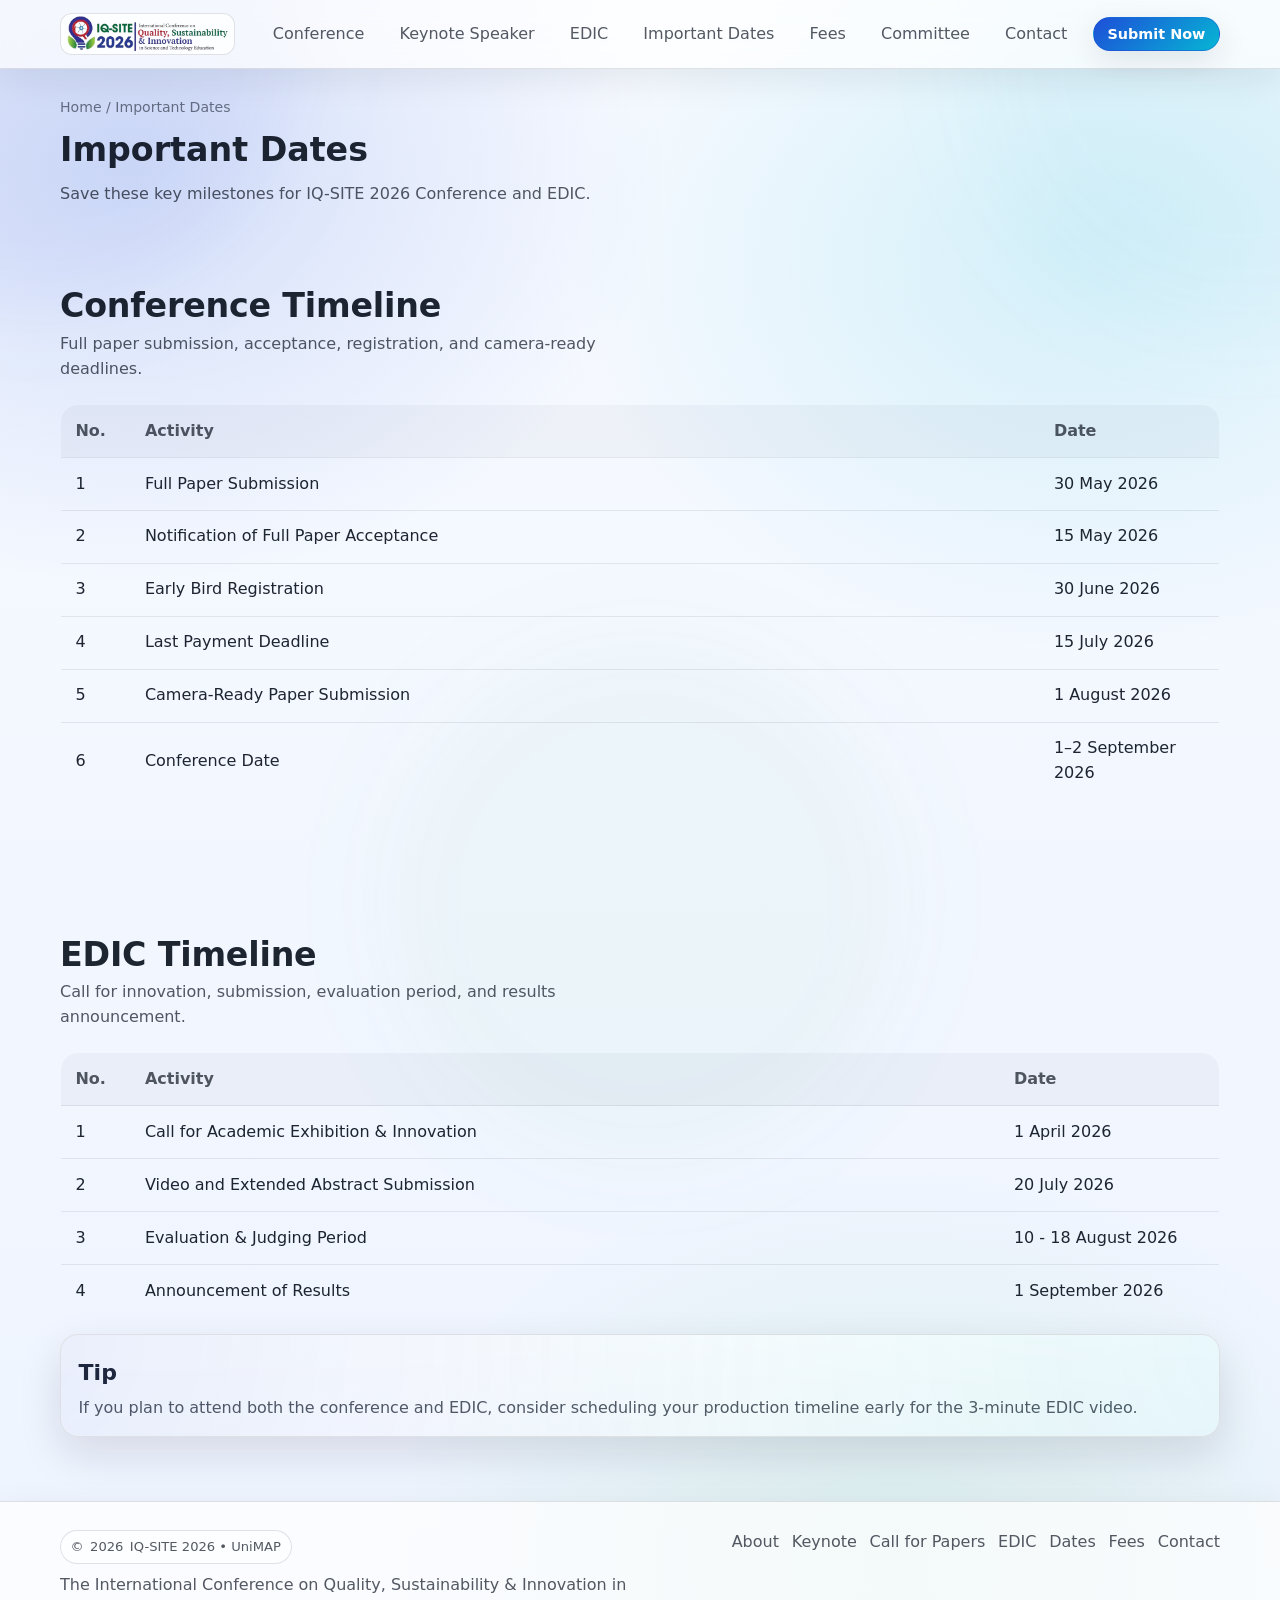
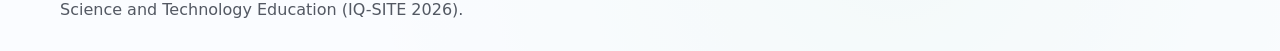
<file: dates.html>
<!doctype html>
<html lang="en">
<head>
  <meta charset="utf-8" />
  <meta name="viewport" content="width=device-width, initial-scale=1" />
  <meta name="color-scheme" content="dark light" />
  <title>IQ-SITE 2026 | Important Dates</title>
  <link rel="stylesheet" href="../assets/css/style.css" />
</head>
<body>
  <div class="blob b1"></div>
  <div class="blob b2"></div>
  <div class="blob b3"></div>

  <header>
  <div class="container nav">
      <a class="brand" href="../index.html" aria-label="IQ-SITE 2026 Home">
        <img class="brand-logo" src="../assets/img/logo.jpg" alt="IQ-SITE 2026 logo" />
      </a>

    <nav class="navlinks" aria-label="Primary">
      <a href="conference.html">Conference</a>
      <a href="keynote.html">Keynote Speaker</a>
      <a href="edic.html">EDIC</a>
      <a href="dates.html">Important Dates</a>
      <a href="fees.html">Fees</a>
      <a href="committee.html">Committee</a>
      <a href="contact.html">Contact</a>
      <a class="btn small primary nav-cta" href="https://confbay.com/" target="_blank" rel="noopener">Submit Now</a>
    </nav>

    <button class="menu-btn" id="menuBtn" aria-expanded="false" aria-controls="menuPanel">Menu</button>
  </div>

  <div class="container menu-panel" id="menuPanel" aria-label="Mobile menu">
    <a href="about.html">About</a>
    <a href="conference.html">Conference</a>
    <a href="keynote.html">Keynote Speaker</a>
    <a href="edic.html">EDIC</a>
    <a href="dates.html">Important Dates</a>
    <a href="fees.html">Fees</a>
    <a href="programme.html">Programme</a>
    <a href="committee.html">Committee</a>
    <a href="contact.html">Contact</a>
    <div class="menu-cta">
      <a class="btn primary" href="https://confbay.com/" target="_blank" rel="noopener">Submit Now</a>
    </div>
  </div>
</header>

  
<main>
  <section class="pagehead">
    <div class="container">
      <div class="breadcrumb">Home / Important Dates</div>
      <h2 class="reveal">Important Dates</h2>
      <p class="reveal">Save these key milestones for IQ-SITE 2026 Conference and EDIC.</p>
    </div>
  </section>

  <section>
    <div class="container">
      <div class="section-head">
        <div>
          <h2 class="reveal">Conference Timeline</h2>
          <p class="reveal">Full paper submission, acceptance, registration, and camera-ready deadlines.</p>
        </div>
      </div>

      <table class="table reveal" aria-label="Conference important dates">
        <thead>
          <tr><th style="width:70px;">No.</th><th>Activity</th><th style="width:180px;">Date</th></tr>
        </thead>
        <tbody>
          <tr><td>1</td><td>Full Paper Submission</td><td>30 May 2026</td></tr>
          <tr><td>2</td><td>Notification of Full Paper Acceptance</td><td>15 May 2026</td></tr>
          <tr><td>3</td><td>Early Bird Registration</td><td>30 June 2026</td></tr>
          <tr><td>4</td><td>Last Payment Deadline</td><td>15 July 2026</td></tr>
          <tr><td>5</td><td>Camera-Ready Paper Submission</td><td>1 August 2026</td></tr>
          <tr><td>6</td><td>Conference Date</td><td>1–2 September 2026</td></tr>
        </tbody>
      </table>
    </div>
  </section>

  <section>
    <div class="container">
      <div class="section-head">
        <div>
          <h2 class="reveal">EDIC Timeline</h2>
          <p class="reveal">Call for innovation, submission, evaluation period, and results announcement.</p>
        </div>
      </div>

      <table class="table reveal" aria-label="EDIC important dates">
        <thead>
          <tr><th style="width:70px;">No.</th><th>Activity</th><th style="width:220px;">Date</th></tr>
        </thead>
        <tbody>
          <tr><td>1</td><td>Call for Academic Exhibition &amp; Innovation</td><td>1 April 2026</td></tr>
          <tr><td>2</td><td>Video and Extended Abstract Submission</td><td>20 July 2026</td></tr>
          <tr><td>3</td><td>Evaluation &amp; Judging Period</td><td>10 - 18 August 2026</td></tr>
          <tr><td>4</td><td>Announcement of Results</td><td>1 September 2026</td></tr>
        </tbody>
      </table>

      <div class="card reveal" style="margin-top: 1rem;">
        <h3>Tip</h3>
        <p style="margin:0; color: var(--muted);">
          If you plan to attend both the conference and EDIC, consider scheduling your production timeline early for the 3-minute EDIC video.
        </p>
      </div>
    </div>
  </section>
</main>


  <footer>
  <div class="container footer-grid">
    <div>
      <div class="badge">© <span id="year"></span> IQ-SITE 2026 • UniMAP</div>
      <div class="muted" style="margin-top:.6rem; max-width: 62ch;">
        The International Conference on Quality, Sustainability &amp; Innovation in Science and Technology Education (IQ-SITE 2026).
      </div>
    </div>
    <div class="links">
      <a href="about.html">About</a>
      <a href="keynote.html">Keynote</a>
      <a href="conference.html">Call for Papers</a>
      <a href="edic.html">EDIC</a>
      <a href="dates.html">Dates</a>
      <a href="fees.html">Fees</a>
      <a href="contact.html">Contact</a>
    </div>
  </div>
</footer>

<script src="../assets/js/main.js"></script>
</body>
</html>
</file>
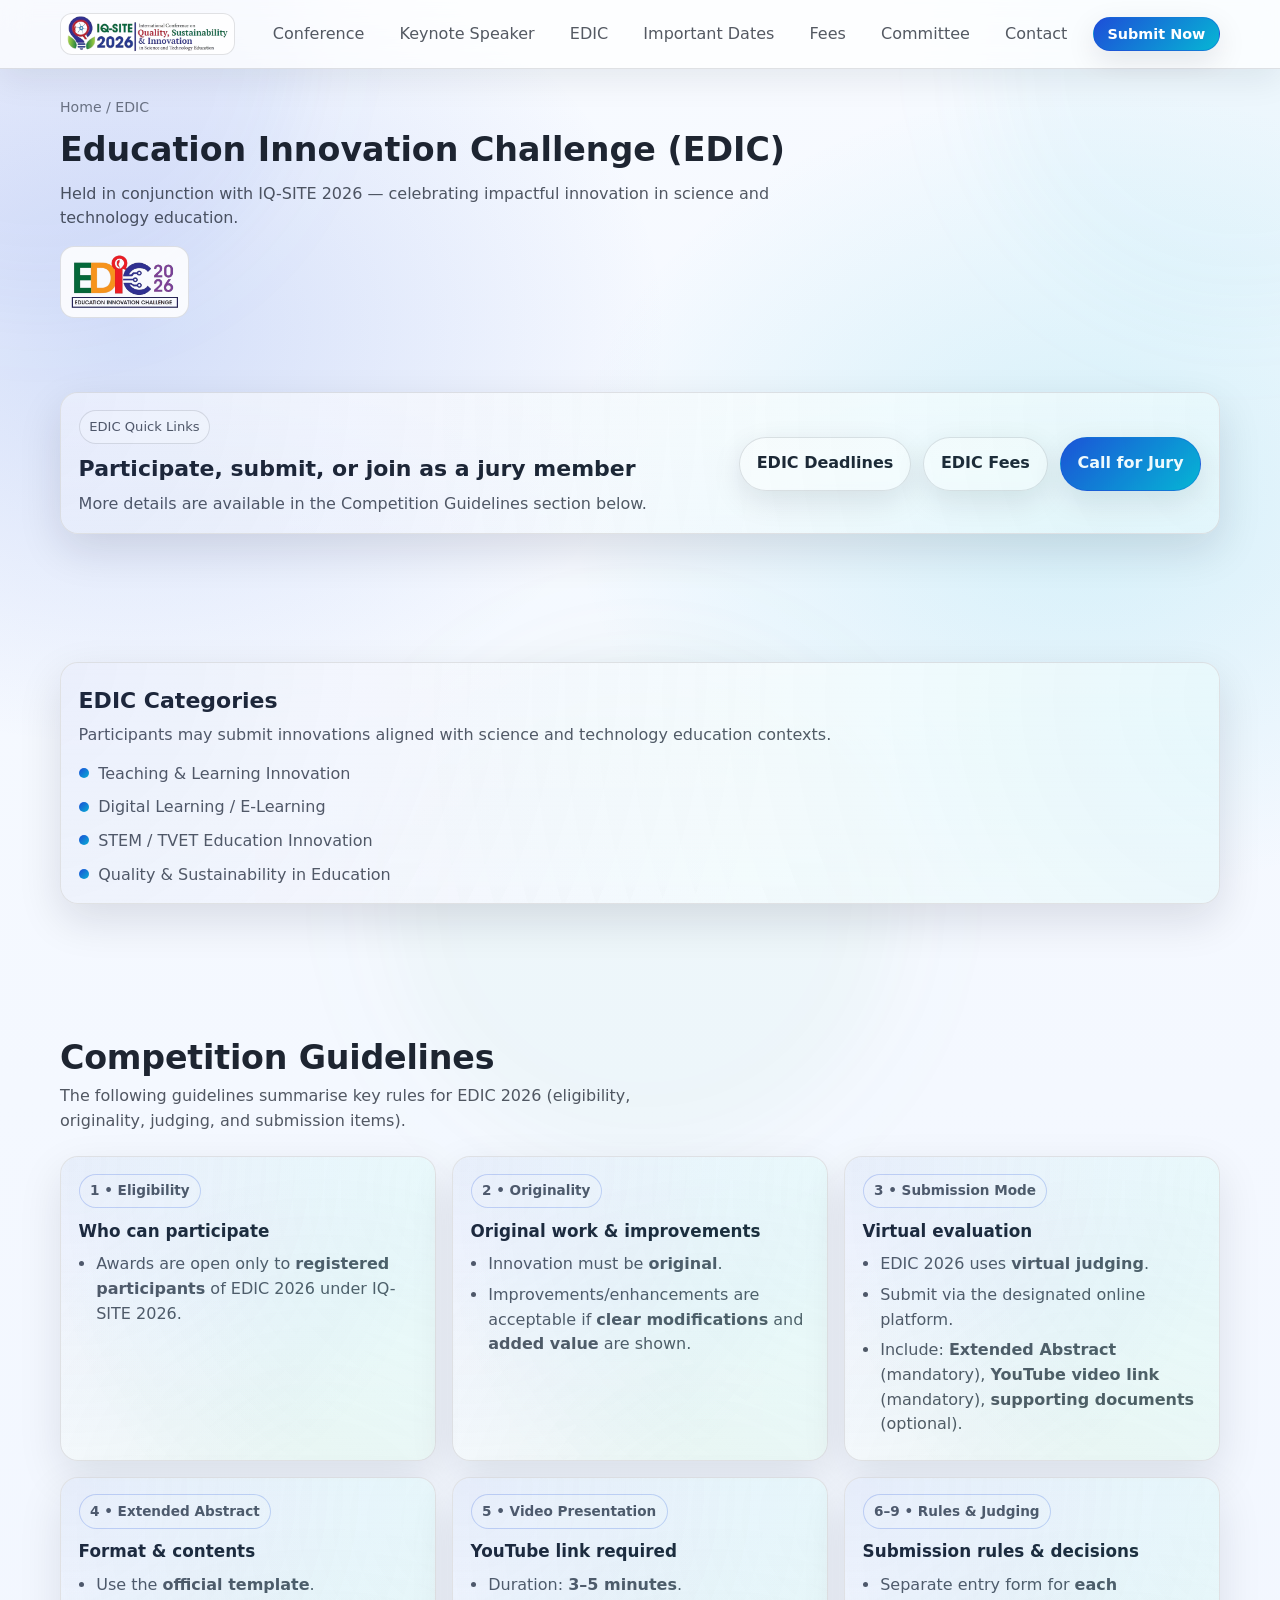
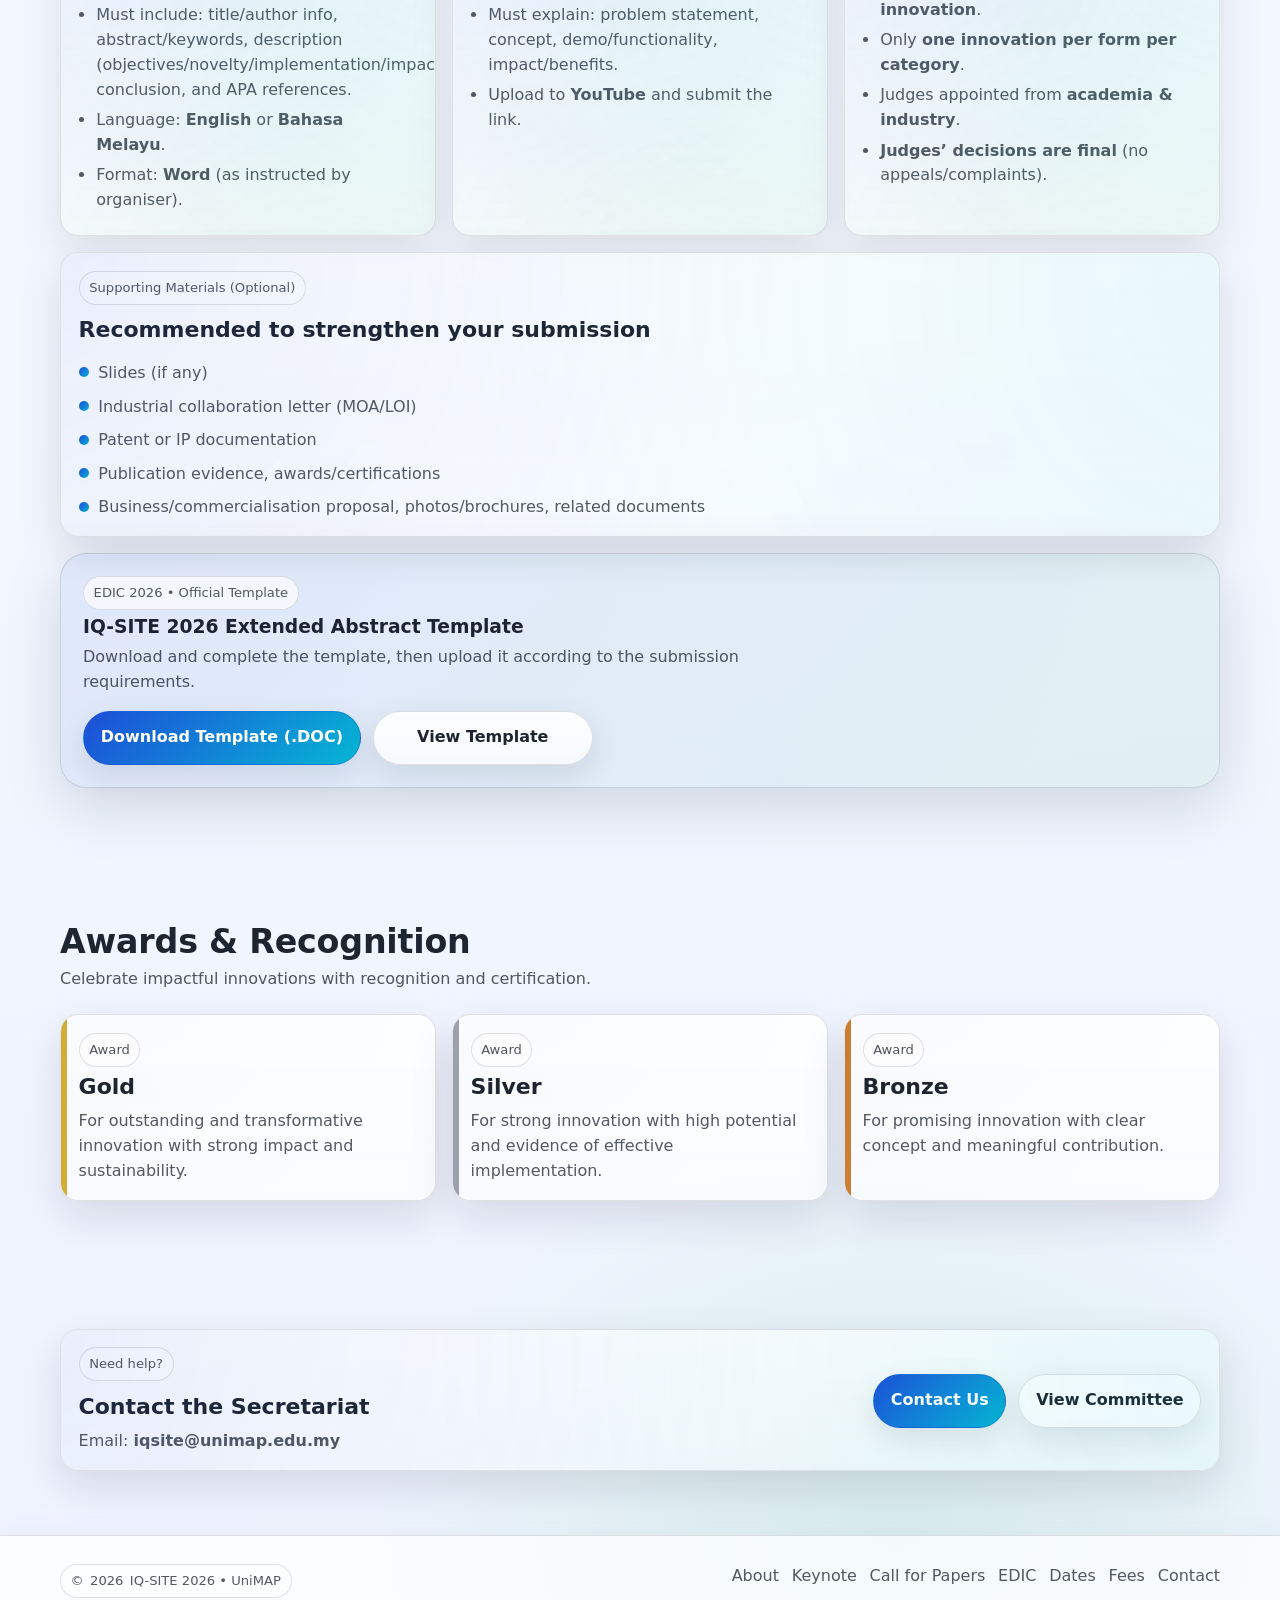
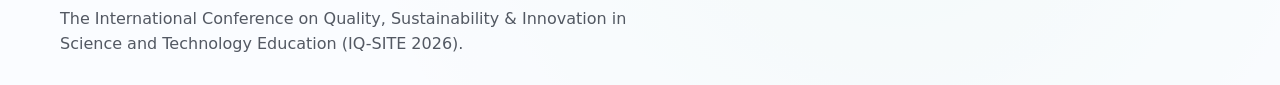
<file: edic.html>
<!doctype html>
<html lang="en">

<head>
  <meta charset="utf-8" />
  <meta name="viewport" content="width=device-width, initial-scale=1" />
  <meta name="color-scheme" content="dark light" />
  <title>IQ-SITE 2026 | EDIC</title>
  <link rel="stylesheet" href="../assets/css/style.css" />
</head>

<body>
  <div class="blob b1"></div>
  <div class="blob b2"></div>
  <div class="blob b3"></div>

  <!-- Header (same as other pages) -->
  <header>
    <div class="container nav">
      <a class="brand" href="../index.html" aria-label="IQ-SITE 2026 Home">
        <img class="brand-logo" src="../assets/img/logo.jpg" alt="IQ-SITE 2026 logo" />
      </a>

      <nav class="navlinks" aria-label="Primary">
        <a href="conference.html">Conference</a>
        <a href="keynote.html">Keynote Speaker</a>
        <a href="edic.html">EDIC</a>
        <a href="dates.html">Important Dates</a>
        <a href="fees.html">Fees</a>
        <a href="committee.html">Committee</a>
        <a href="contact.html">Contact</a>
        <a class="btn small primary nav-cta" href="https://confbay.com/" target="_blank" rel="noopener">Submit Now</a>
      </nav>

      <button class="menu-btn" id="menuBtn" aria-expanded="false" aria-controls="menuPanel">Menu</button>
    </div>

    <div class="container menu-panel" id="menuPanel" aria-label="Mobile menu">
      <a href="about.html">About</a>
      <a href="conference.html">Conference</a>
      <a href="keynote.html">Keynote Speaker</a>
      <a href="edic.html">EDIC</a>
      <a href="dates.html">Important Dates</a>
      <a href="fees.html">Fees</a>
      <a href="programme.html">Programme</a>
      <a href="committee.html">Committee</a>
      <a href="contact.html">Contact</a>
      <div class="menu-cta">
        <a class="btn primary" href="https://confbay.com/" target="_blank" rel="noopener">Submit Now</a>
      </div>
    </div>
  </header>

  <main>
    <!-- Page Head -->
    <section class="pagehead">
      <div class="container">
        <div class="breadcrumb">Home / EDIC</div>
        <h2 class="reveal">Education Innovation Challenge (EDIC)</h2>
        <p class="reveal">
          Held in conjunction with IQ-SITE 2026 — celebrating impactful innovation in science and technology education.
        </p>

        <!-- EDIC logo slot (optional – auto fit) -->
        <div class="edic-logo-wrap reveal">
          <img class="edic-logo" src="../assets/img/logo-edic.jpg" alt="EDIC Logo (placeholder)" />
        </div>
      </div>
    </section>

    <!-- Quick actions -->
    <section>
      <div class="container">
        <div class="card reveal"
          style="display:flex; align-items:center; justify-content:space-between; gap: 1rem; flex-wrap:wrap;">
          <div>
            <div class="badge">EDIC Quick Links</div>
            <h3 style="margin-top:.55rem;">Participate, submit, or join as a jury member</h3>
            <p class="muted" style="margin:.2rem 0 0;">More details are available in the Competition Guidelines section
              below.</p>
          </div>

          <div style="display:flex; gap:.75rem; flex-wrap:wrap;">
            <a class="btn" href="dates.html">EDIC Deadlines</a>
            <a class="btn" href="fees.html">EDIC Fees</a>
            <a class="btn primary" href="https://forms.gle/hwx6YR3zvu6UZkf87" target="_blank" rel="noopener">Call for Jury</a>
          </div>
        </div>
      </div>
    </section>

    <!-- EDIC Categories + Submission Requirements in ONE ROW -->
    <section id="overview">
      <div class="container">

        <!-- ROW 1: EDIC Categories -->
        <div class="grid1">
          <article class="card reveal">
            <h3>EDIC Categories</h3>
            <p class="muted">Participants may submit innovations aligned with science and technology education contexts.
            </p>
            <ul class="list">
              <li>Teaching &amp; Learning Innovation</li>
              <li>Digital Learning / E-Learning</li>
              <li>STEM / TVET Education Innovation</li>
              <li>Quality &amp; Sustainability in Education</li>
            </ul>
          </article>
        </div>


      </div>
    </section>



    <!-- Competition Guidelines (NEW) -->
    <section id="guidelines">
      <div class="container">
        <div class="section-head">
          <div>
            <h2 class="reveal">Competition Guidelines</h2>
            <p class="reveal">
              The following guidelines summarise key rules for EDIC 2026 (eligibility, originality, judging, and
              submission items).
            </p>
          </div>
        </div>

        <div class="guidelines-grid">
          <article class="guideline-card reveal">
            <div class="guideline-kicker">1 • Eligibility</div>
            <h3 class="guideline-title">Who can participate</h3>
            <ul class="guideline-list">
              <li>Awards are open only to <strong>registered participants</strong> of EDIC 2026 under IQ-SITE 2026.</li>
            </ul>
          </article>

          <article class="guideline-card reveal">
            <div class="guideline-kicker">2 • Originality</div>
            <h3 class="guideline-title">Original work &amp; improvements</h3>
            <ul class="guideline-list">
              <li>Innovation must be <strong>original</strong>.</li>
              <li>Improvements/enhancements are acceptable if <strong>clear modifications</strong> and <strong>added
                  value</strong> are shown.</li>
            </ul>
          </article>

          <article class="guideline-card reveal">
            <div class="guideline-kicker">3 • Submission Mode</div>
            <h3 class="guideline-title">Virtual evaluation</h3>
            <ul class="guideline-list">
              <li>EDIC 2026 uses <strong>virtual judging</strong>.</li>
              <li>Submit via the designated online platform.</li>
              <li>Include: <strong>Extended Abstract</strong> (mandatory), <strong>YouTube video link</strong>
                (mandatory), <strong>supporting documents</strong> (optional).</li>
            </ul>
          </article>

          <article class="guideline-card reveal">
            <div class="guideline-kicker">4 • Extended Abstract</div>
            <h3 class="guideline-title">Format &amp; contents</h3>
            <ul class="guideline-list">
              <li>Use the <strong>official template</strong>.</li>
              <li>Must include: title/author info, abstract/keywords, description
                (objectives/novelty/implementation/impact), conclusion, and APA references.</li>
              <li>Language: <strong>English</strong> or <strong>Bahasa Melayu</strong>.</li>
              <li>Format: <strong>Word</strong> (as instructed by organiser).</li>
            </ul>
          </article>

          <article class="guideline-card reveal">
            <div class="guideline-kicker">5 • Video Presentation</div>
            <h3 class="guideline-title">YouTube link required</h3>
            <ul class="guideline-list">
              <li>Duration: <strong>3–5 minutes</strong>.</li>
              <li>Must explain: problem statement, concept, demo/functionality, impact/benefits.</li>
              <li>Upload to <strong>YouTube</strong> and submit the link.</li>
            </ul>
          </article>

          <article class="guideline-card reveal">
            <div class="guideline-kicker">6–9 • Rules &amp; Judging</div>
            <h3 class="guideline-title">Submission rules &amp; decisions</h3>
            <ul class="guideline-list">
              <li>Separate entry form for <strong>each innovation</strong>.</li>
              <li>Only <strong>one innovation per form per category</strong>.</li>
              <li>Judges appointed from <strong>academia &amp; industry</strong>.</li>
              <li><strong>Judges’ decisions are final</strong> (no appeals/complaints).</li>
            </ul>
          </article>
        </div>

        <!-- Supporting materials -->
        <div style="margin-top: 1rem;" class="card reveal">
          <div class="badge">Supporting Materials (Optional)</div>
          <h3 style="margin-top:.55rem;">Recommended to strengthen your submission</h3>
          <ul class="list">
            <li>Slides (if any)</li>
            <li>Industrial collaboration letter (MOA/LOI)</li>
            <li>Patent or IP documentation</li>
            <li>Publication evidence, awards/certifications</li>
            <li>Business/commercialisation proposal, photos/brochures, related documents</li>
          </ul>
        </div>

        <!-- ONLY ONE template button box (remain bottom) -->
        <div style="margin-top: 1rem;" class="download-box reveal">
          <div class="text">
            <div class="badge">EDIC 2026 • Official Template</div>
            <h3>IQ-SITE 2026 Extended Abstract Template</h3>
            <p>Download and complete the template, then upload it according to the submission requirements.</p>
          </div>

          <div class="download-actions">
            <a class="btn primary" href="../assets/docs/IQ-SITE_2026_EXTENDED_ABSTRACT_TEMPLATE.doc" download>
              Download Template (.DOC)
            </a>
            <a class="btn" href="../assets/docs/IQ-SITE_2026_EXTENDED_ABSTRACT_TEMPLATE.doc" target="_blank"
              rel="noopener">
              View Template
            </a>
          </div>
        </div>
      </div>
    </section>

    <!-- Awards -->
    <section>
      <div class="container">
        <div class="section-head">
          <div>
            <h2 class="reveal">Awards &amp; Recognition</h2>
            <p class="reveal">Celebrate impactful innovations with recognition and certification.</p>
          </div>
        </div>

        <div class="grid3">
          <div class="card reveal award-card gold">
            <div class="badge">Award</div>
            <h3>Gold</h3>
            <p>For outstanding and transformative innovation with strong impact and sustainability.</p>
          </div>

          <div class="card reveal award-card silver">
            <div class="badge">Award</div>
            <h3>Silver</h3>
            <p>For strong innovation with high potential and evidence of effective implementation.</p>
          </div>

          <div class="card reveal award-card bronze">
            <div class="badge">Award</div>
            <h3>Bronze</h3>
            <p>For promising innovation with clear concept and meaningful contribution.</p>
          </div>
        </div>
      </div>
    </section>

    <!-- CTA -->
    <section>
      <div class="container">
        <div class="card reveal"
          style="display:flex; align-items:center; justify-content:space-between; gap: 1rem; flex-wrap:wrap;">
          <div>
            <div class="badge">Need help?</div>
            <h3 style="margin-top:.55rem;">Contact the Secretariat</h3>
            <p style="margin:.2rem 0 0; color: var(--muted);">Email: <strong>iqsite@unimap.edu.my</strong></p>
          </div>
          <div style="display:flex; gap:.75rem; flex-wrap:wrap;">
            <a class="btn primary" href="contact.html">Contact Us</a>
            <a class="btn" href="committee.html">View Committee</a>
          </div>
        </div>
      </div>
    </section>
  </main>

  <!-- Footer (same as other pages) -->
  <footer>
    <div class="container footer-grid">
      <div>
        <div class="badge">© <span id="year"></span> IQ-SITE 2026 • UniMAP</div>
        <div class="muted" style="margin-top:.6rem; max-width: 62ch;">
          The International Conference on Quality, Sustainability &amp; Innovation in Science and Technology Education
          (IQ-SITE 2026).
        </div>
      </div>
      <div class="links">
        <a href="about.html">About</a>
        <a href="keynote.html">Keynote</a>
        <a href="conference.html">Call for Papers</a>
        <a href="edic.html">EDIC</a>
        <a href="dates.html">Dates</a>
        <a href="fees.html">Fees</a>
        <a href="contact.html">Contact</a>
      </div>
    </div>
  </footer>

  <script src="../assets/js/main.js"></script>
</body>

</html>
</file>
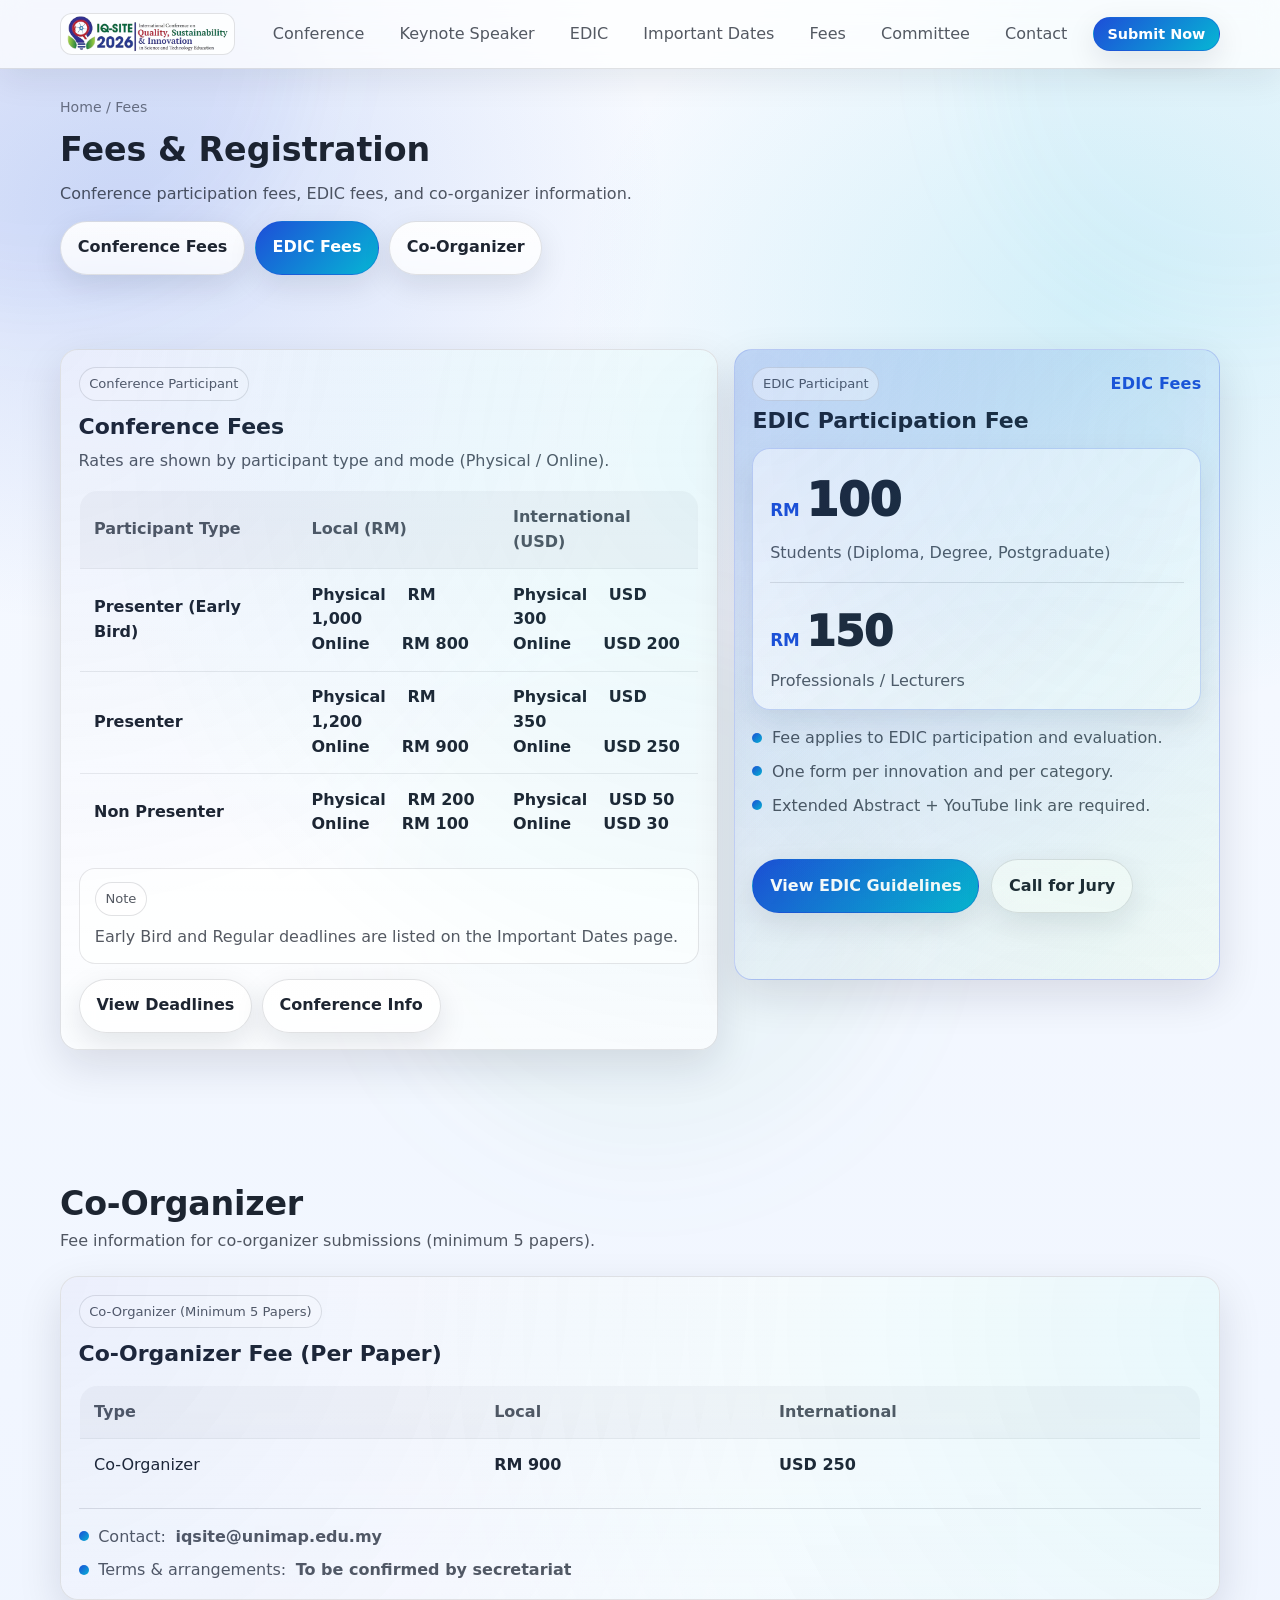
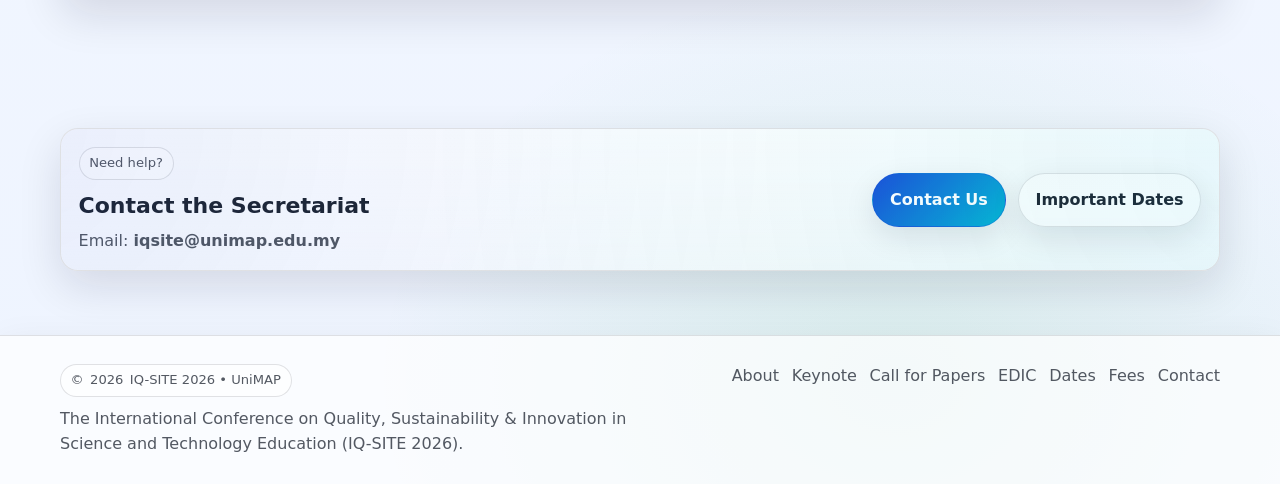
<file: fees.html>
<!doctype html>
<html lang="en">
<head>
  <meta charset="utf-8" />
  <meta name="viewport" content="width=device-width, initial-scale=1" />
  <meta name="color-scheme" content="dark light" />
  <title>IQ-SITE 2026 | Fees</title>
  <link rel="stylesheet" href="../assets/css/style.css" />
</head>

<body>
  <div class="blob b1"></div>
  <div class="blob b2"></div>
  <div class="blob b3"></div>

  <!-- Header (same as other pages) -->
  <header>
    <div class="container nav">
      <a class="brand" href="../index.html" aria-label="IQ-SITE 2026 Home">
        <img class="brand-logo" src="../assets/img/logo.jpg" alt="IQ-SITE 2026 logo" />
      </a>

      <nav class="navlinks" aria-label="Primary">
        <a href="conference.html">Conference</a>
        <a href="keynote.html">Keynote Speaker</a>
        <a href="edic.html">EDIC</a>
        <a href="dates.html">Important Dates</a>
        <a href="fees.html">Fees</a>
        <a href="committee.html">Committee</a>
        <a href="contact.html">Contact</a>
        <a class="btn small primary nav-cta" href="https://confbay.com/" target="_blank" rel="noopener">Submit Now</a>
      </nav>

      <button class="menu-btn" id="menuBtn" aria-expanded="false" aria-controls="menuPanel">Menu</button>
    </div>

    <div class="container menu-panel" id="menuPanel" aria-label="Mobile menu">
      <a href="about.html">About</a>
      <a href="conference.html">Conference</a>
      <a href="keynote.html">Keynote Speaker</a>
      <a href="edic.html">EDIC</a>
      <a href="dates.html">Important Dates</a>
      <a href="fees.html">Fees</a>
      <a href="programme.html">Programme</a>
      <a href="committee.html">Committee</a>
      <a href="contact.html">Contact</a>
      <div class="menu-cta">
        <a class="btn primary" href="https://confbay.com/" target="_blank" rel="noopener">Submit Now</a>
      </div>
    </div>
  </header>

  <main>
    <!-- Page Head -->
    <section class="pagehead">
      <div class="container">
        <div class="breadcrumb">Home / Fees</div>
        <h2 class="reveal">Fees &amp; Registration</h2>
        <p class="reveal">Conference participation fees, EDIC fees, and co-organizer information.</p>

        <div class="jump-links reveal">
          <a class="btn small" href="#conference-fees">Conference Fees</a>
          <a class="btn small primary" href="#edic-fees">EDIC Fees</a>
          <a class="btn small" href="#coorganizer">Co-Organizer</a>
        </div>
      </div>
    </section>

    <!-- Row 1: 2 columns (Conference + EDIC highlight) -->
    <section>
      <div class="container">

        <div class="fees-row">
          <!-- Conference -->
          <article id="conference-fees" class="card reveal">
            <div class="badge">Conference Participant</div>
            <h3 style="margin-top:.55rem;">Conference Fees</h3>
            <p class="muted" style="margin:.25rem 0 1rem;">
              Rates are shown by participant type and mode (Physical / Online).
            </p>

            <div class="fees-table-wrap">
              <table class="table">
                <thead>
                  <tr>
                    <th>Participant Type</th>
                    <th>Local (RM)</th>
                    <th>International (USD)</th>
                  </tr>
                </thead>
                <tbody>
                  <tr>
                    <td><strong>Presenter (Early Bird)</strong></td>
                    <td><strong>Physical &emsp;RM 1,000</strong><br><strong>Online&emsp;&emsp;RM 800</strong></td>
                    <td><strong>Physical &emsp;USD 300</strong><br><strong>Online&emsp;&emsp;USD 200</strong></td>
                  </tr>
                  <tr>
                    <td><strong>Presenter</strong></td>
                    <td><strong>Physical &emsp;RM 1,200</strong><br><strong>Online&emsp;&emsp;RM 900</strong></td>
                    <td><strong>Physical &emsp;USD 350</strong><br><strong>Online&emsp;&emsp;USD 250</strong></td>
                  </tr>

                  <tr>
                    <td><strong>Non Presenter</strong></td>
                    <td><strong>Physical &emsp;RM 200</strong><br><strong>Online&emsp;&emsp;RM 100</strong></td>
                    <td><strong>Physical &emsp;USD 50</strong><br><strong>Online&emsp;&emsp;USD 30</strong></td>
                  </tr>
                </tbody>
              </table>
            </div>

            <div class="fees-note">
              <div class="badge">Note</div>
              <p class="muted" style="margin:.55rem 0 0;">
                Early Bird and Regular deadlines are listed on the Important Dates page.
              </p>
            </div>

            <div style="margin-top: .9rem; display:flex; gap:.6rem; flex-wrap:wrap;">
              <a class="btn" href="dates.html">View Deadlines</a>
              <a class="btn" href="conference.html">Conference Info</a>
            </div>
          </article>

          <!-- EDIC (featured) -->
          <article id="edic-fees" class="card reveal fee-featured">
            <div class="featured-top" >
              <div class="badge">EDIC Participant</div>
              <span class="featured-tag">EDIC Fees</span>
            </div>

            <h3 class="featured-title">EDIC Participation Fee</h3>

            <!-- Highlight price area (two-tier) -->
            <div class="price-box">
              <div class="price">
                <span class="currency">RM</span>
                <span class="amount">100</span>
              </div>
              <div class="price-sub muted">Students (Diploma, Degree, Postgraduate)</div>

              <hr class="soft" />

              <div class="price" style="margin-top:.35rem;">
                <span class="currency">RM</span>
                <span class="amount" style="font-size: clamp(30px, 3.6vw, 42px);">150</span>
              </div>
              <div class="price-sub muted">Professionals / Lecturers</div>
            </div>

            <ul class="list" style="margin-top: 1rem;">
              <li>Fee applies to EDIC participation and evaluation.</li>
              <li>One form per innovation and per category.</li>
              <li>Extended Abstract + YouTube link are required.</li>
            </ul>
<br>
            <div class="featured-actions">
              <a class="btn primary" href="edic.html#guidelines">View EDIC Guidelines</a>
              <a class="btn" href="https://forms.gle/E3m6xahgCrFxCxyk9">Call for Jury</a>
            </div>
<br><br>
          </article>
        </div>

      </div>
    </section>

    <!-- Row 2: Co-Organizer full width -->
    <section id="coorganizer">
      <div class="container">
        <div class="section-head">
          <div>
            <h2 class="reveal">Co-Organizer</h2>
            <p class="reveal">Fee information for co-organizer submissions (minimum 5 papers).</p>
          </div>
        </div>

        <div class="card reveal">
          <div class="badge">Co-Organizer (Minimum 5 Papers)</div>
          <h3 style="margin-top:.55rem;">Co-Organizer Fee (Per Paper)</h3>

          <div class="fees-table-wrap" style="margin-top: .85rem;">
            <table class="table">
              <thead>
                <tr>
                  <th>Type</th>
                  <th>Local</th>
                  <th>International</th>
                </tr>
              </thead>
              <tbody>
                <tr>
                  <td>Co-Organizer</td>
                  <td><strong>RM 900</strong></td>
                  <td><strong>USD 250</strong></td>
                </tr>
              </tbody>
            </table>
          </div>

          <hr class="soft" />

          <ul class="list">
            <li>Contact: <strong>iqsite@unimap.edu.my</strong></li>
            <li>Terms &amp; arrangements: <strong>To be confirmed by secretariat</strong></li>
          </ul>
        </div>
      </div>
    </section>

    <!-- CTA -->
    <section>
      <div class="container">
        <div class="card reveal" style="display:flex; align-items:center; justify-content:space-between; gap: 1rem; flex-wrap:wrap;">
          <div>
            <div class="badge">Need help?</div>
            <h3 style="margin-top:.55rem;">Contact the Secretariat</h3>
            <p style="margin:.2rem 0 0; color: var(--muted);">Email: <strong>iqsite@unimap.edu.my</strong></p>
          </div>
          <div style="display:flex; gap:.75rem; flex-wrap:wrap;">
            <a class="btn primary" href="contact.html">Contact Us</a>
            <a class="btn" href="dates.html">Important Dates</a>
          </div>
        </div>
      </div>
    </section>
  </main>

  <!-- Footer -->
  <footer>
    <div class="container footer-grid">
      <div>
        <div class="badge">© <span id="year"></span> IQ-SITE 2026 • UniMAP</div>
        <div class="muted" style="margin-top:.6rem; max-width: 62ch;">
          The International Conference on Quality, Sustainability &amp; Innovation in Science and Technology Education (IQ-SITE 2026).
        </div>
      </div>
      <div class="links">
        <a href="about.html">About</a>
        <a href="keynote.html">Keynote</a>
        <a href="conference.html">Call for Papers</a>
        <a href="edic.html">EDIC</a>
        <a href="dates.html">Dates</a>
        <a href="fees.html">Fees</a>
        <a href="contact.html">Contact</a>
      </div>
    </div>
  </footer>

  <script src="../assets/js/main.js"></script>
</body>
</html>
</file>
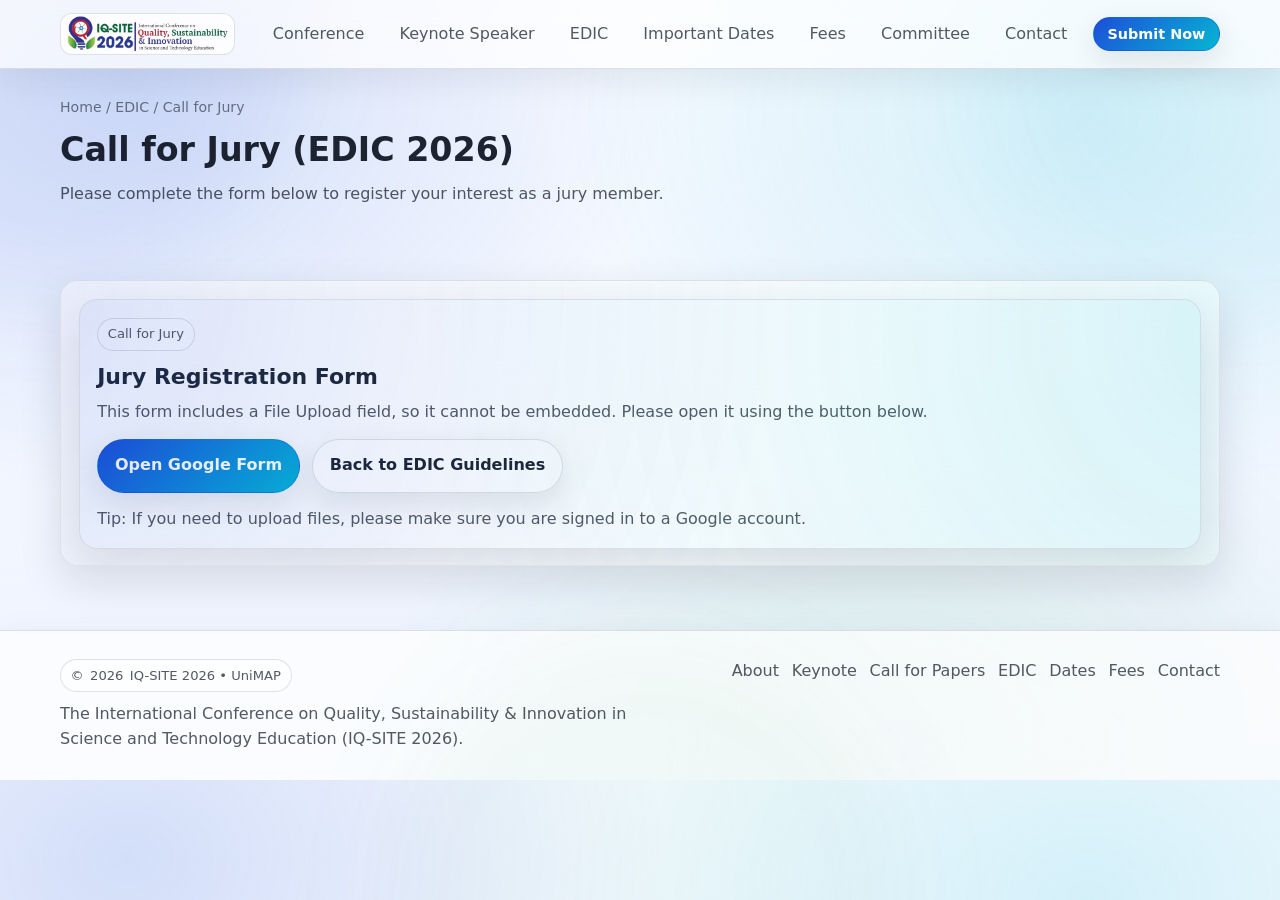
<file: jury_registration.html>
<!doctype html>
<html lang="en">

<head>
    <meta charset="utf-8" />
    <meta name="viewport" content="width=device-width, initial-scale=1" />
    <meta name="color-scheme" content="dark light" />
    <title>IQ-SITE 2026 | Call for Jury</title>
    <link rel="stylesheet" href="../assets/css/style.css" />
</head>

<body>
    <div class="blob b1"></div>
    <div class="blob b2"></div>
    <div class="blob b3"></div>

    <!-- Header (same as other pages) -->
    <header>
        <div class="container nav">
            <a class="brand" href="../index.html" aria-label="IQ-SITE 2026 Home">
                <img class="brand-logo" src="../assets/img/logo.jpg" alt="IQ-SITE 2026 logo" />
            </a>

            <nav class="navlinks" aria-label="Primary">
                <a href="conference.html">Conference</a>
                <a href="keynote.html">Keynote Speaker</a>
                <a href="edic.html">EDIC</a>
                <a href="dates.html">Important Dates</a>
                <a href="fees.html">Fees</a>
                <a href="committee.html">Committee</a>
                <a href="contact.html">Contact</a>
                <a class="btn small primary nav-cta" href="https://confbay.com/" target="_blank" rel="noopener">Submit
                    Now</a>
            </nav>

            <button class="menu-btn" id="menuBtn" aria-expanded="false" aria-controls="menuPanel">Menu</button>
        </div>

        <div class="container menu-panel" id="menuPanel" aria-label="Mobile menu">
            <a href="about.html">About</a>
            <a href="conference.html">Conference</a>
            <a href="keynote.html">Keynote Speaker</a>
            <a href="edic.html">EDIC</a>
            <a href="dates.html">Important Dates</a>
            <a href="fees.html">Fees</a>
            <a href="programme.html">Programme</a>
            <a href="committee.html">Committee</a>
            <a href="contact.html">Contact</a>
            <div class="menu-cta">
                <a class="btn primary" href="https://confbay.com/" target="_blank" rel="noopener">Submit Now</a>
            </div>
        </div>
    </header>

    <main>
        <section class="pagehead">
            <div class="container">
                <div class="breadcrumb">Home / EDIC / Call for Jury</div>
                <h2 class="reveal">Call for Jury (EDIC 2026)</h2>
                <p class="reveal">Please complete the form below to register your interest as a jury member.</p>
            </div>
        </section>

        <section>
            <div class="container">
                <div class="card reveal">

                    <!-- Embed area: paste your Google Form embed link here -->
                    <div class="card reveal">
                        <div class="badge">Call for Jury</div>
                        <h3 style="margin-top:.55rem;">Jury Registration Form</h3>
                        <p class="muted" style="margin:.25rem 0 .9rem;">
                            This form includes a File Upload field, so it cannot be embedded. Please open it using the
                            button below.
                        </p>

                        <div class="form-cta">
                            <a class="btn primary" href="PASTE_YOUR_GOOGLE_FORM_LINK_HERE" target="_blank"
                                rel="noopener">
                                Open Google Form
                            </a>
                            <a class="btn" href="edic.html#guidelines">
                                Back to EDIC Guidelines
                            </a>
                        </div>

                        <p class="muted" style="margin:.9rem 0 0;">
                            Tip: If you need to upload files, please make sure you are signed in to a Google account.
                        </p>
                    </div>
                </div>
            </div>
        </section>
    </main>

    <!-- Footer (same as other pages) -->
    <footer>
        <div class="container footer-grid">
            <div>
                <div class="badge">© <span id="year"></span> IQ-SITE 2026 • UniMAP</div>
                <div class="muted" style="margin-top:.6rem; max-width: 62ch;">
                    The International Conference on Quality, Sustainability &amp; Innovation in Science and Technology
                    Education (IQ-SITE 2026).
                </div>
            </div>
            <div class="links">
                <a href="about.html">About</a>
                <a href="keynote.html">Keynote</a>
                <a href="conference.html">Call for Papers</a>
                <a href="edic.html">EDIC</a>
                <a href="dates.html">Dates</a>
                <a href="fees.html">Fees</a>
                <a href="contact.html">Contact</a>
            </div>
        </div>
    </footer>

    <script src="../assets/js/main.js"></script>
</body>

</html>
</file>
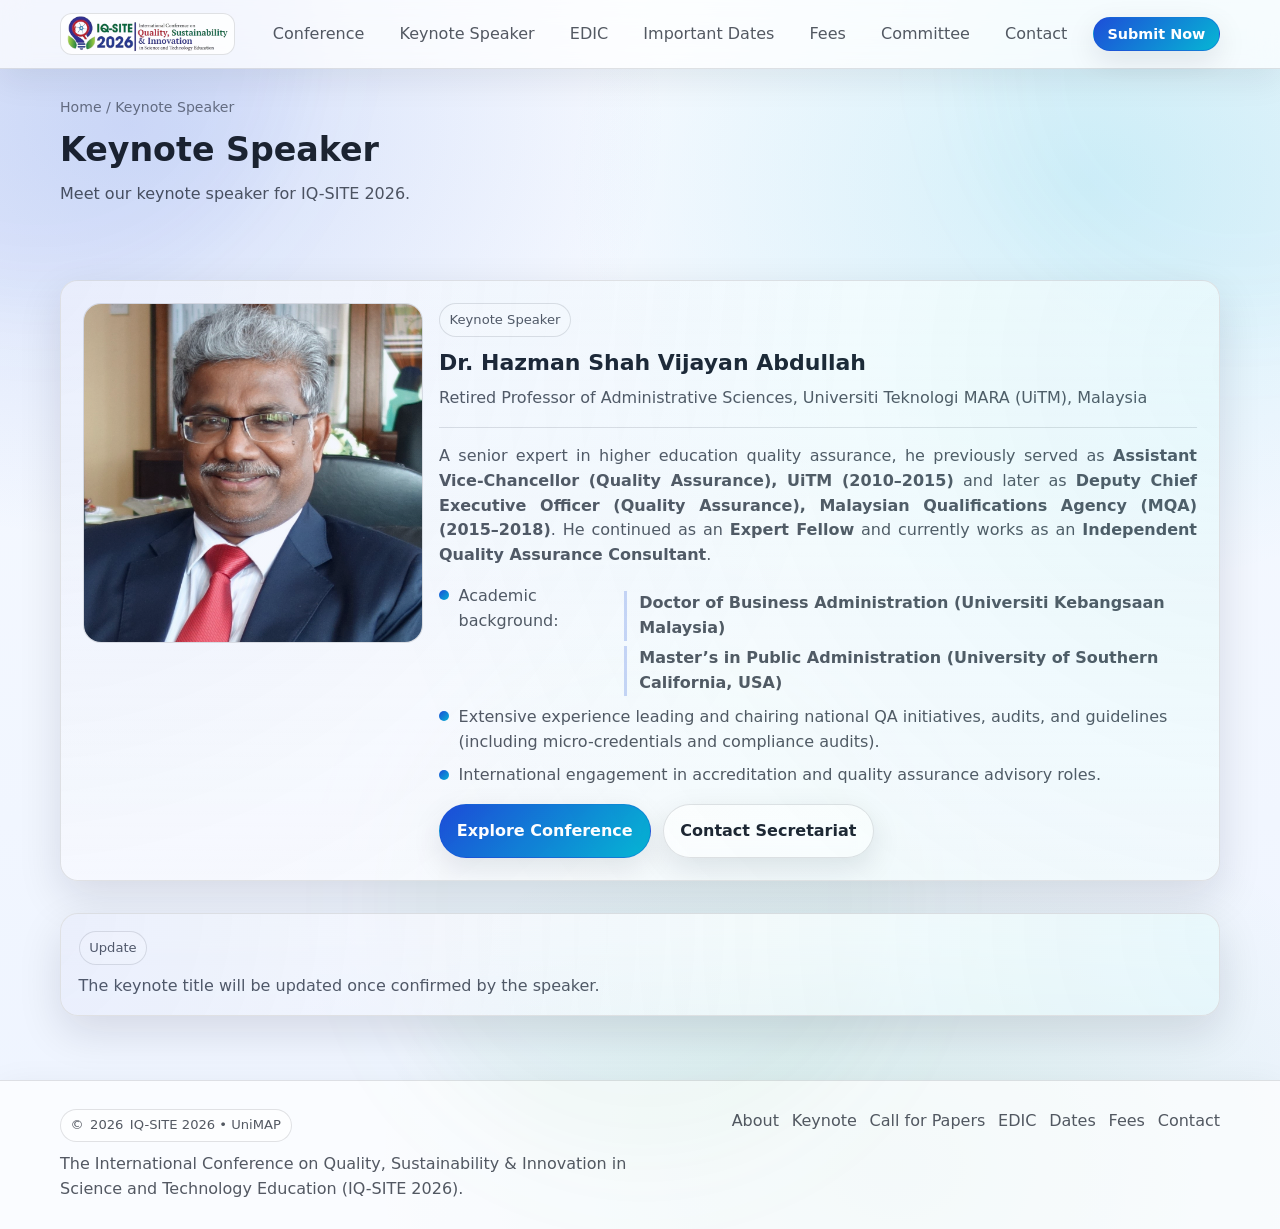
<file: keynote.html>
<!doctype html>
<html lang="en">

<head>
  <meta charset="utf-8" />
  <meta name="viewport" content="width=device-width, initial-scale=1" />
  <meta name="color-scheme" content="dark light" />
  <title>IQ-SITE 2026 | Keynote Speaker</title>
  <link rel="stylesheet" href="../assets/css/style.css" />
</head>

<body>
  <div class="blob b1"></div>
  <div class="blob b2"></div>
  <div class="blob b3"></div>

  <!-- Header (remain) -->
  <header>
    <div class="container nav">
      <a class="brand" href="../index.html" aria-label="IQ-SITE 2026 Home">
        <img class="brand-logo" src="../assets/img/logo.jpg" alt="IQ-SITE 2026 logo" />
      </a>

      <nav class="navlinks" aria-label="Primary">
        <a href="conference.html">Conference</a>
        <a href="keynote.html">Keynote Speaker</a>
        <a href="edic.html">EDIC</a>
        <a href="dates.html">Important Dates</a>
        <a href="fees.html">Fees</a>
        <a href="committee.html">Committee</a>
        <a href="contact.html">Contact</a>
        <a class="btn small primary nav-cta" href="https://confbay.com/" target="_blank" rel="noopener">Submit Now</a>
      </nav>

      <button class="menu-btn" id="menuBtn" aria-expanded="false" aria-controls="menuPanel">Menu</button>
    </div>

    <div class="container menu-panel" id="menuPanel" aria-label="Mobile menu">
      <a href="about.html">About</a>
      <a href="conference.html">Conference</a>
      <a href="keynote.html">Keynote Speaker</a>
      <a href="edic.html">EDIC</a>
      <a href="dates.html">Important Dates</a>
      <a href="fees.html">Fees</a>
      <a href="programme.html">Programme</a>
      <a href="committee.html">Committee</a>
      <a href="contact.html">Contact</a>
      <div class="menu-cta">
        <a class="btn primary" href="https://confbay.com/" target="_blank" rel="noopener">Submit Now</a>
      </div>
    </div>
  </header>

  <!-- Content (UPDATED: Prof Hazman) -->
  <main>
    <section class="pagehead">
      <div class="container">
        <div class="breadcrumb">Home / Keynote Speaker</div>
        <h2 class="reveal">Keynote Speaker</h2>
        <p class="reveal">Meet our keynote speaker for IQ-SITE 2026.</p>
      </div>
    </section>

    <section>
      <div class="container">
        <div class="speaker-wrap">
          <!-- Speaker card -->
          <article class="card reveal speaker-card">
            <div class="speaker-grid">
              <div class="speaker-photo">
                <img src="../assets/img/keynote-1.jpg" alt="Keynote Speaker Photo" />
              </div>

              <div class="speaker-body">
                <div class="badge">Keynote Speaker</div>
                <h3 style="margin-top:.6rem;">Dr. Hazman Shah Vijayan Abdullah</h3>
                <p class="muted" style="margin:.2rem 0 0;">
                  Retired Professor of Administrative Sciences, Universiti Teknologi MARA (UiTM), Malaysia
                </p>

                <hr class="soft" />

                <!-- Keynote title placeholder (commented as requested) -->
                <!--
                <div class="badge">Keynote Title</div>
                <h3 style="margin-top:.55rem;">(To be confirmed)</h3>
                -->

                <p class="muted keynote-justify" style="margin:.25rem 0 0;">
                  A senior expert in higher education quality assurance, he previously served as
                  <strong>Assistant Vice-Chancellor (Quality Assurance), UiTM (2010–2015)</strong> and later as
                  <strong>Deputy Chief Executive Officer (Quality Assurance), Malaysian Qualifications Agency (MQA)
                    (2015–2018)</strong>.
                  He continued as an <strong>Expert Fellow</strong> and currently works as an <strong>Independent
                    Quality Assurance Consultant</strong>.
                </p>

                <ul class="list speaker-list">
                  <li>
                    Academic background:
                    <div class="subplain">
                      <div><strong>Doctor of Business Administration (Universiti Kebangsaan Malaysia)</strong></div>
                      <div><strong>Master’s in Public Administration (University of Southern California, USA)</strong>
                      </div>
                    </div>
                  </li>
                  <li>
                    Extensive experience leading and chairing national QA initiatives, audits, and guidelines (including
                    micro-credentials and compliance audits).
                  </li>
                  <li>
                    International engagement in accreditation and quality assurance advisory roles.
                  </li>
                </ul>

                <div class="speaker-actions">
                  <a class="btn primary" href="conference.html">Explore Conference</a>
                  <a class="btn" href="contact.html">Contact Secretariat</a>
                </div>
              </div>
            </div>
          </article>

          <!-- Optional small note -->
          <div class="card reveal" style="margin-top: 1rem;">
            <div class="badge">Update</div>
            <p class="muted" style="margin:.55rem 0 0;">
              The keynote title will be updated once confirmed by the speaker.
            </p>
          </div>

        </div>
      </div>
    </section>
  </main>

  <!-- Footer (remain) -->
  <footer>
    <div class="container footer-grid">
      <div>
        <div class="badge">© <span id="year"></span> IQ-SITE 2026 • UniMAP</div>
        <div class="muted" style="margin-top:.6rem; max-width: 62ch;">
          The International Conference on Quality, Sustainability &amp; Innovation in Science and Technology Education
          (IQ-SITE 2026).
        </div>
      </div>
      <div class="links">
        <a href="about.html">About</a>
        <a href="keynote.html">Keynote</a>
        <a href="conference.html">Call for Papers</a>
        <a href="edic.html">EDIC</a>
        <a href="dates.html">Dates</a>
        <a href="fees.html">Fees</a>
        <a href="contact.html">Contact</a>
      </div>
    </div>
  </footer>

  <script src="../assets/js/main.js"></script>
</body>

</html>
</file>
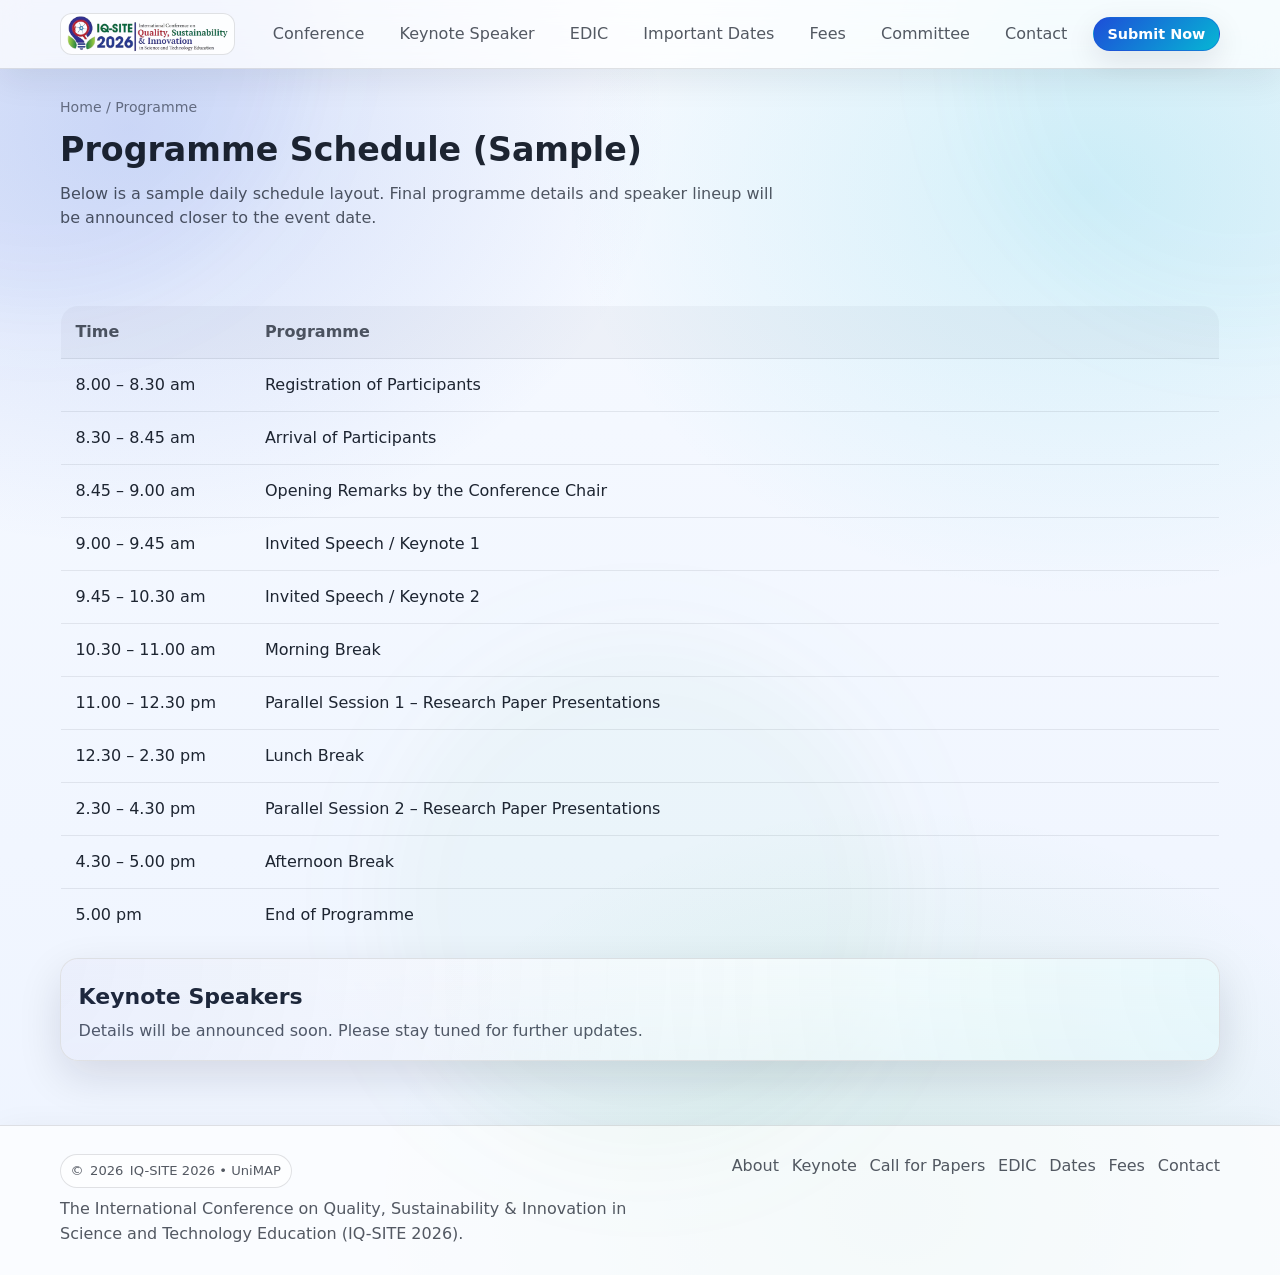
<file: programme.html>
<!doctype html>
<html lang="en">
<head>
  <meta charset="utf-8" />
  <meta name="viewport" content="width=device-width, initial-scale=1" />
  <meta name="color-scheme" content="dark light" />
  <title>IQ-SITE 2026 | Programme</title>
  <link rel="stylesheet" href="../assets/css/style.css" />
</head>
<body>
  <div class="blob b1"></div>
  <div class="blob b2"></div>
  <div class="blob b3"></div>

  <header>
  <div class="container nav">
      <a class="brand" href="../index.html" aria-label="IQ-SITE 2026 Home">
        <img class="brand-logo" src="../assets/img/logo.jpg" alt="IQ-SITE 2026 logo" />
      </a>

    <nav class="navlinks" aria-label="Primary">
      <a href="conference.html">Conference</a>
      <a href="keynote.html">Keynote Speaker</a>
      <a href="edic.html">EDIC</a>
      <a href="dates.html">Important Dates</a>
      <a href="fees.html">Fees</a>
      <a href="committee.html">Committee</a>
      <a href="contact.html">Contact</a>
      <a class="btn small primary nav-cta" href="https://confbay.com/" target="_blank" rel="noopener">Submit Now</a>
    </nav>

    <button class="menu-btn" id="menuBtn" aria-expanded="false" aria-controls="menuPanel">Menu</button>
  </div>

  <div class="container menu-panel" id="menuPanel" aria-label="Mobile menu">
    <a href="about.html">About</a>
    <a href="conference.html">Conference</a>
    <a href="keynote.html">Keynote Speaker</a>
    <a href="edic.html">EDIC</a>
    <a href="dates.html">Important Dates</a>
    <a href="fees.html">Fees</a>
    <a href="programme.html">Programme</a>
    <a href="committee.html">Committee</a>
    <a href="contact.html">Contact</a>
    <div class="menu-cta">
      <a class="btn primary" href="https://confbay.com/" target="_blank" rel="noopener">Submit Now</a>
    </div>
  </div>
</header>

  
<main>
  <section class="pagehead">
    <div class="container">
      <div class="breadcrumb">Home / Programme</div>
      <h2 class="reveal">Programme Schedule (Sample)</h2>
      <p class="reveal">
        Below is a sample daily schedule layout. Final programme details and speaker lineup will be announced closer to the event date.
      </p>
    </div>
  </section>

  <section>
    <div class="container">
      <table class="table reveal" aria-label="Programme schedule">
        <thead>
          <tr><th style="width:190px;">Time</th><th>Programme</th></tr>
        </thead>
        <tbody>
          <tr><td>8.00 – 8.30 am</td><td>Registration of Participants</td></tr>
          <tr><td>8.30 – 8.45 am</td><td>Arrival of Participants</td></tr>
          <tr><td>8.45 – 9.00 am</td><td>Opening Remarks by the Conference Chair</td></tr>
          <tr><td>9.00 – 9.45 am</td><td>Invited Speech / Keynote 1</td></tr>
          <tr><td>9.45 – 10.30 am</td><td>Invited Speech / Keynote 2</td></tr>
          <tr><td>10.30 – 11.00 am</td><td>Morning Break</td></tr>
          <tr><td>11.00 – 12.30 pm</td><td>Parallel Session 1 – Research Paper Presentations</td></tr>
          <tr><td>12.30 – 2.30 pm</td><td>Lunch Break</td></tr>
          <tr><td>2.30 – 4.30 pm</td><td>Parallel Session 2 – Research Paper Presentations</td></tr>
          <tr><td>4.30 – 5.00 pm</td><td>Afternoon Break</td></tr>
          <tr><td>5.00 pm</td><td>End of Programme</td></tr>
        </tbody>
      </table>

      <div class="card reveal" style="margin-top: 1rem;">
        <h3>Keynote Speakers</h3>
        <p style="margin:0; color: var(--muted);">Details will be announced soon. Please stay tuned for further updates.</p>
      </div>
    </div>
  </section>
</main>


  <footer>
  <div class="container footer-grid">
    <div>
      <div class="badge">© <span id="year"></span> IQ-SITE 2026 • UniMAP</div>
      <div class="muted" style="margin-top:.6rem; max-width: 62ch;">
        The International Conference on Quality, Sustainability &amp; Innovation in Science and Technology Education (IQ-SITE 2026).
      </div>
    </div>
    <div class="links">
      <a href="about.html">About</a>
      <a href="keynote.html">Keynote</a>
      <a href="conference.html">Call for Papers</a>
      <a href="edic.html">EDIC</a>
      <a href="dates.html">Dates</a>
      <a href="fees.html">Fees</a>
      <a href="contact.html">Contact</a>
    </div>
  </div>
</footer>

<script src="../assets/js/main.js"></script>
</body>
</html>
</file>
<file: assets/css/style.css>
/* IQ-SITE 2026 — Elegant conference microsite
   External CSS (FINAL) — Mobile & Tablet Friendly
   -------------------------------------------------- */

:root{
  /* Light & bright palette (confirmed) */
  --bg0:#F7FAFF;
  --bg1:#EEF4FF;

  --card: rgba(255,255,255,.78);
  --card2: rgba(255,255,255,.90);
  --stroke: rgba(12,18,32,.12);

  --text: rgba(11,18,32,.92);
  --muted: rgba(11,18,32,.70);
  --muted2: rgba(11,18,32,.55);

  /* Core brand */
  --brand:#1D4ED8;   /* IQ blue */
  --brand2:#06B6D4;  /* cyan */
  --good:#16A34A;    /* sustainability green */

  /* EDIC accents */
  --warn:#F97316;    /* orange */
  --accent:#7C3AED;  /* purple */
  --bad:#EF4444;     /* red */

  --shadow: 0 18px 60px rgba(14,20,40,.14);
  --radius: 18px;
  --radius2: 26px;

  --max: 1160px;
  --pad: clamp(16px, 3vw, 28px);
  --h1: clamp(30px, 4vw, 54px);
  --h2: clamp(22px, 2.6vw, 34px);
  --h3: clamp(16px, 1.8vw, 22px);
  --body: clamp(14px, 1.25vw, 16px);
}

*{ box-sizing:border-box; }
html{ scroll-behavior:smooth; overflow-x:hidden; } /* IMPORTANT: stop mobile horizontal scroll */
body{
  margin:0;
  font-family: ui-sans-serif, system-ui, -apple-system, Segoe UI, Roboto, Inter, Arial, "Apple Color Emoji","Segoe UI Emoji";
  font-size: var(--body);
  line-height:1.55;
  color:var(--text);
  background: radial-gradient(900px 700px at 10% 10%, rgba(29,78,216,.16), transparent 60%),
              radial-gradient(900px 700px at 85% 15%, rgba(6,182,212,.14), transparent 58%),
              radial-gradient(900px 700px at 70% 95%, rgba(22,163,74,.10), transparent 58%),
              linear-gradient(180deg, var(--bg0), var(--bg1));
  overflow-x:hidden; /* IMPORTANT: stop mobile horizontal scroll */
}

a{ color:inherit; text-decoration:none; }
a:hover{ text-decoration:underline; }
img{ max-width:100%; display:block; }

.container{
  width: min(var(--max), calc(100% - 2*var(--pad)));
  margin: 0 auto;
}

/* Buttons */
.btn{
  display:inline-flex; align-items:center; justify-content:center; gap:.55rem;
  padding: .85rem 1.05rem;
  border-radius: 999px;
  border:1px solid var(--stroke);
  background: linear-gradient(180deg, rgba(255,255,255,.92), rgba(255,255,255,.72));
  backdrop-filter: blur(10px);
  -webkit-backdrop-filter: blur(10px);
  box-shadow: 0 10px 30px rgba(14,20,40,.10);
  transition: transform .2s ease, border-color .2s ease, background .2s ease, box-shadow .2s ease;
  font-weight: 650;
}
.btn:hover{
  transform: translateY(-2px);
  text-decoration:none;
  border-color: rgba(12,18,32,.20);
  box-shadow: 0 14px 44px rgba(14,20,40,.12);
}
.btn:active{ transform: translateY(0px); }
.btn.primary{
  border-color: rgba(29,78,216,.35);
  background: linear-gradient(135deg, var(--brand), var(--brand2));
  color: #ffffff;
}
.btn.ghost{
  background: transparent;
  border-color: var(--stroke);
  box-shadow: none;
}
.badge{
  display:inline-flex; align-items:center; gap:.4rem;
  padding:.35rem .6rem;
  border-radius: 999px;
  font-size: .82rem;
  color: var(--muted);
  border:1px solid var(--stroke);
  background: rgba(255,255,255,.65);
}
.muted{ color: var(--muted); }

/* Top nav */
header{
  position: sticky; top:0; z-index: 50;
  backdrop-filter: blur(14px);
  -webkit-backdrop-filter: blur(14px);
  background: rgba(255,255,255,.72);
  box-shadow: 0 10px 34px rgba(14,20,40,.08);
  border-bottom: 1px solid var(--stroke);
}
.nav{
  display:flex; align-items:center; justify-content:space-between;
  padding: .8rem 0;
}
.brand{ display:flex; align-items:center; gap:.75rem; }

.brand-logo{
  height: 42px;
  width: auto;
  max-width: 220px;
  object-fit: contain;
  border-radius: 12px;
  border: 1px solid var(--stroke);
  background: rgba(255,255,255,.80);
}

.navlinks{ display:flex; gap:.8rem; align-items:center; }
.navlinks a{
  padding:.55rem .7rem;
  border-radius: 999px;
  color: var(--muted);
  transition: background .2s ease, color .2s ease;
}
.navlinks a:hover{
  background: rgba(11,18,32,.04);
  color: var(--text);
  text-decoration:none;
}
.navlinks .btn.small{
  padding: .55rem .85rem;
  font-size: .9rem;
  line-height: 1;
}
.navlinks .nav-cta{ margin-left: .1rem; }

.menu-btn{
  display:none;
  border:1px solid var(--stroke);
  background: rgba(255,255,255,.65);
  color: var(--text);
  border-radius: 12px;
  padding:.55rem .7rem;
}

/* Mobile menu panel (JS toggle) */
.menu-panel{
  display:none;
  padding: 0 0 1rem 0;
}
.menu-panel a{
  display:block;
  padding:.75rem .5rem;
  color: var(--muted);
  border-radius: 12px;
}
.menu-panel a:hover{
  background: rgba(11,18,32,.04);
  color: var(--text);
  text-decoration:none;
}
.menu-cta{ margin-top: .75rem; }
.menu-cta .btn{ width: 100%; }

/* EDIC logo placeholder styles */
.edic-logo-wrap{
  display:flex;
  align-items:center;
  gap: 1rem;
  flex-wrap:wrap;
  margin-top: .9rem;
}
.edic-logo{
  height: 72px;
  width: auto;
  max-width: 320px;
  object-fit: contain;
  border-radius: 14px;
  border: 1px solid var(--stroke);
  background: rgba(255,255,255,.85);
  padding: .35rem .55rem;
}

/* Keynote mini avatar (square) */
.avatar{
  width: 100%;
  aspect-ratio: 1 / 1;
  height: auto;
  border-radius: 16px;
  object-fit: cover;
  object-position: center;
  border: 1px solid var(--stroke);
  background: rgba(255,255,255,.85);
  margin-bottom: .85rem;
}

/* Keynote detail row (small photo left) */
.keynote-row{
  display:flex;
  gap: 1rem;
  align-items:center;
  flex-wrap:wrap;
}
.keynote-photo{
  width: 96px;
  height: 96px;
  border-radius: 18px;
  object-fit: cover;
  border: 1px solid var(--stroke);
  background: rgba(255,255,255,.85);
}

hr.soft{
  border: 0;
  border-top: 1px solid var(--stroke);
  margin: 1rem 0;
}

/* Hero */
.hero{
  position: relative;
  padding: clamp(46px, 6vw, 76px) 0 clamp(30px, 4vw, 50px);
  overflow:hidden; /* IMPORTANT: prevent pseudo-element causing horizontal scroll on iOS */
}
.hero::before{
  content:"";
  position:absolute;
  inset: -240px -80px auto -80px;
  height: 520px;
  background: radial-gradient(closest-side at 20% 40%, rgba(124,92,255,.32), transparent 70%),
              radial-gradient(closest-side at 72% 25%, rgba(0,215,255,.22), transparent 70%);
  pointer-events:none;
}
.hero-grid{
  display:grid;
  grid-template-columns: 1.35fr .65fr;
  gap: clamp(18px, 3vw, 30px);
  align-items: start;
}

.kicker{ color: var(--muted); font-weight:650; letter-spacing: .4px; }
h1{ margin:.55rem 0 1rem; font-size: var(--h1); line-height:1.03; letter-spacing:-.5px; }
.lead{ color: var(--muted); max-width: 62ch; }
.hero-actions{ display:flex; gap:.75rem; flex-wrap:wrap; margin-top: 1.25rem; }

.hero-card{
  border-radius: var(--radius2);
  border: 1px solid var(--stroke);
  background: linear-gradient(180deg, rgba(255,255,255,.92), rgba(255,255,255,.72));
  box-shadow: var(--shadow);
  overflow:hidden;
  position: relative;
}
.hero-card .img{
  height: 170px;
  background: url("../img/pwcc.jpg") center/cover no-repeat;
  filter: saturate(1.05) contrast(1.04);
}
.hero-card .body{ padding: 1rem 1rem 1.1rem; }
.hero-card .meta{
  display:grid; gap:.55rem;
  margin-top:.75rem;
}
.meta .row{
  display:flex; justify-content:space-between; gap:.75rem;
  color: var(--muted);
}
.meta .row strong{ color: var(--text); font-weight: 650; }

/* Countdown */
.countdown{
  display:grid;
  grid-template-columns: repeat(4, 1fr);
  gap:.6rem;
  margin-top: .8rem;
}
.pill{
  text-align:center;
  padding:.65rem .4rem;
  border-radius: 16px;
  border: 1px solid var(--stroke);
  background: rgba(255,255,255,.85);
}
.pill .num{ font-size: 1.2rem; font-weight: 800; letter-spacing:.2px; }
.pill .lbl{ font-size: .78rem; color: var(--muted2); }

/* Sections */
section{ padding: clamp(36px, 5vw, 70px) 0; }
.section-head{
  display:flex; align-items:flex-end; justify-content:space-between;
  gap: 1rem;
  margin-bottom: 1.4rem;
}
.section-head h2{ margin:0; font-size: var(--h2); letter-spacing:-.2px; }
.section-head p{ margin:0; color: var(--muted); max-width: 60ch; }

.grid3{
  display:grid;
  grid-template-columns: repeat(3, 1fr);
  gap: 1rem;
}
.grid2{
  display:grid;
  grid-template-columns: repeat(2, 1fr);
  gap: 1rem;
}

.card{
  border-radius: var(--radius);
  border: 1px solid var(--stroke);
  background: linear-gradient(180deg, rgba(255,255,255,.88), rgba(255,255,255,.68));
  padding: 1.1rem 1.1rem 1.0rem;
  box-shadow: 0 16px 44px rgba(14,20,40,.12);
  position: relative;
  overflow:hidden;
}
.card::after{
  content:"";
  position:absolute; inset:-40% -40%;
  background: radial-gradient(circle at 20% 20%, rgba(29,78,216,.10), transparent 45%),
              radial-gradient(circle at 80% 30%, rgba(6,182,212,.10), transparent 50%);
  opacity:.85;
  pointer-events:none;
}
.card > *{ position: relative; }
.card h3{ margin:.2rem 0 .35rem; font-size: var(--h3); }
.card p{ margin:.2rem 0 0; color: var(--muted); }

.icon{
  width: 40px; height: 40px;
  border-radius: 14px;
  display:grid; place-items:center;
  border: 1px solid var(--stroke);
  background: rgba(255,255,255,.70);
}

.list{
  display:grid;
  gap:.55rem;
  margin:.85rem 0 0;
  padding:0;
  list-style:none;
}
.list li{
  display:flex;
  gap:.6rem;
  align-items:flex-start;
  color: var(--muted);
}
.list li::before{
  content:"";
  width: 10px; height: 10px;
  border-radius: 999px;
  margin-top: .4rem;
  background: linear-gradient(135deg, var(--brand), var(--brand2));
  flex: 0 0 10px;
}

/* Tables */
.table{
  width:100%;
  border-collapse: collapse;
  overflow:hidden;
  border-radius: var(--radius);
  border: 1px solid var(--stroke);
}
.table th, .table td{
  padding: .85rem .9rem;
  text-align:left;
  border-bottom: 1px solid rgba(12,18,32,.08);
}
.table th{ color: var(--muted); font-weight: 700; background: rgba(11,18,32,.03); }
.table tr:last-child td{ border-bottom:none; }
.table td{ color: var(--text); }
.table small{ color: var(--muted2); }

/* Footer */
footer{
  border-top: 1px solid var(--stroke);
  background: rgba(255,255,255,.72);
  box-shadow: 0 10px 34px rgba(14,20,40,.08);
  padding: 28px 0;
}
.footer-grid{
  display:flex; justify-content:space-between; gap: 1.5rem; flex-wrap:wrap;
}
.footer-grid .muted{ color: var(--muted); }
.footer-grid .links{ display:flex; gap:.8rem; flex-wrap:wrap; }
.footer-grid .links a{ color: var(--muted); }
.footer-grid .links a:hover{ color: var(--text); }

/* Scroll reveal */
.reveal{
  opacity:0; transform: translateY(14px);
  transition: opacity .8s ease, transform .8s ease;
}
.reveal.in-view{ opacity:1; transform: translateY(0px); }

/* Decorative blobs — FIXED to avoid expanding page width on iOS */
.blob{
  position: fixed; /* IMPORTANT: fixed prevents scroll-width issues */
  width: 520px; height: 520px;
  border-radius: 999px;
  filter: blur(40px);
  opacity: .22;
  pointer-events:none;
  mix-blend-mode: multiply;
  animation: floaty 12s ease-in-out infinite;
  z-index: 0;
}
.blob.b1{ background: rgba(29,78,216,.22); top:-220px; left:-220px; }
.blob.b2{ background: rgba(6,182,212,.18); top:-200px; right:-220px; animation-delay:-4s; }
.blob.b3{ background: rgba(22,163,74,.14); bottom:-260px; left: 30%; animation-delay:-7s; }
@keyframes floaty{
  0%, 100%{ transform: translate(0,0) scale(1); }
  50%{ transform: translate(18px, 22px) scale(1.05); }
}

/* Page header */
.pagehead{ padding: 28px 0 10px; }
.breadcrumb{ color: var(--muted2); font-size:.88rem; }
.pagehead h2{ margin:.35rem 0 .35rem; font-size: var(--h2); }
.pagehead p{ margin:0; color: var(--muted); max-width: 72ch; }

/* Award cards - color by tier */
.award-card{
  position: relative;
  overflow: hidden;
  border: 1px solid rgba(12,18,32,.12);
}
.award-card::before{
  content:"";
  position:absolute;
  left:0; top:0;
  width:6px; height:100%;
  background: var(--award-accent, #1D4ED8);
}
.award-card::after{
  content:"";
  position:absolute;
  inset:-40%;
  background: radial-gradient(circle at 20% 10%, rgba(0,0,0,.10), transparent 60%);
  opacity: .18;
  transform: rotate(12deg);
  pointer-events:none;
}
.award-card .badge{
  background: rgba(255,255,255,.75);
  border: 1px solid rgba(12,18,32,.12);
  color: rgba(12,18,32,.72);
}
.award-card:hover{
  box-shadow: 0 16px 40px rgba(12,18,32,.10);
  transform: translateY(-2px);
}
.award-card.gold   { --award-accent: #D4AF37; } /* Gold */
.award-card.silver { --award-accent: #9CA3AF; } /* Silver */
.award-card.bronze { --award-accent: #CD7F32; } /* Bronze */

/* Theme banner (for long theme text) */
.theme-banner{
  margin-top: 1.2rem;
  display: flex;
  gap: .9rem;
  align-items: flex-start;
  padding: 1.05rem 1.1rem;
  border-radius: 18px;
  background: linear-gradient(135deg, rgba(29,78,216,.08), rgba(22,163,74,.07));
  border: 1px solid rgba(12,18,32,.12);
  box-shadow: 0 14px 34px rgba(12,18,32,.08);
}
.theme-icon{
  flex: 0 0 auto;
  width: 44px;
  height: 44px;
  border-radius: 14px;
  display: grid;
  place-items: center;
  font-size: 1.15rem;
  font-weight: 800;
  color: var(--brand);
  background: rgba(255,255,255,.85);
  border: 1px solid rgba(12,18,32,.10);
}
.theme-content{ min-width: 0; }
.theme-banner .theme-label{
  font-size: .85rem;
  font-weight: 800;
  letter-spacing: .06em;
  text-transform: uppercase;
  color: rgba(12,18,32,.65);
  margin-bottom: .25rem;
}
.theme-title{
  font-size: 1.05rem;
  font-weight: 800;
  line-height: 1.35;
  color: rgba(12,18,32,.92);
  word-break: break-word;
}

/* Justify keynote long bio (if used) */
p.muted-keynote{
  text-align: justify;
  text-justify: inter-word;
  hyphens: auto;
}

/* ---------------------------
   RESPONSIVE (Tablet & Phone)
   --------------------------- */

/* Tablet & down */
@media (max-width: 980px){
  .hero-grid{ grid-template-columns: 1fr; }

  /* Better grids for tablet: 2 columns instead of 1 huge column */
  .grid3{ grid-template-columns: repeat(2, minmax(0, 1fr)); }
  .grid2{ grid-template-columns: 1fr; }

  .navlinks{ display:none; }
  .menu-btn{ display:inline-flex; }

  .section-head{
    flex-direction: column;
    align-items: flex-start;
    gap: .75rem;
  }
}

/* Phone */
@media (max-width: 720px){
  .grid3{ grid-template-columns: 1fr; } /* phone = 1 column */

  .brand-logo{ max-width: 170px; height: 38px; }

  /* Make hero buttons stack nicely */
  .hero-actions .btn{ width: 100%; justify-content: center; }

  /* Reduce heavy glow to avoid iOS layout jitter */
  .hero::before{
    inset: -160px -40px auto -40px;
    height: 420px;
  }

  /* Make blobs lighter/smaller on phones */
  .blob{
    width: 420px;
    height: 420px;
    opacity: .16;
    filter: blur(36px);
  }
}

/* Small phone */
@media (max-width: 520px){
  .container{ width: calc(100% - 2*var(--pad)); }

  /* Countdown becomes 2x2 */
  .countdown{ grid-template-columns: repeat(2, 1fr); }

  /* Hero card buttons full width */
  .hero-card .body > div[style*="display:flex"] .btn{
    flex: 1 1 100%;
  }

  /* Theme banner tighten */
  .theme-banner{
    padding: .95rem 1rem;
    gap: .75rem;
  }
  .theme-icon{ width: 40px; height: 40px; border-radius: 12px; }

  /* Prevent very long words breaking layout */
  h1, .theme-title, .lead{ overflow-wrap: anywhere; }
}

/* Keynote placeholder (Coming Soon) */
.coming-wrap{
  padding: clamp(42px, 6vw, 74px) 0;
}

.coming-card{
  border-radius: var(--radius2);
  border: 1px solid var(--stroke);
  background: linear-gradient(180deg, rgba(255,255,255,.92), rgba(255,255,255,.72));
  box-shadow: var(--shadow);
  overflow: hidden;
  position: relative;
}

.coming-card::before{
  content:"";
  position:absolute;
  inset:-50% -30%;
  background:
    radial-gradient(circle at 25% 25%, rgba(29,78,216,.14), transparent 55%),
    radial-gradient(circle at 75% 30%, rgba(6,182,212,.12), transparent 60%),
    radial-gradient(circle at 55% 85%, rgba(22,163,74,.10), transparent 55%);
  transform: rotate(10deg);
  pointer-events:none;
}

.coming-inner{
  position: relative;
  padding: clamp(18px, 3vw, 28px);
  display: grid;
  gap: .85rem;
}

.coming-badge{
  display:inline-flex;
  align-items:center;
  gap:.55rem;
  width: fit-content;
  padding: .45rem .75rem;
  border-radius: 999px;
  border: 1px solid rgba(29,78,216,.25);
  background: rgba(255,255,255,.75);
  color: var(--muted);
  font-weight: 700;
}

.coming-title{
  font-size: clamp(22px, 3vw, 34px);
  line-height: 1.1;
  margin: 0;
  letter-spacing: -.3px;
}

.coming-desc{
  margin: 0;
  color: var(--muted);
  max-width: 72ch;
}

.coming-actions{
  display:flex;
  gap:.75rem;
  flex-wrap:wrap;
  margin-top: .35rem;
}

.coming-actions .btn{
  min-width: 220px;
}

@media (max-width: 720px){
  .coming-actions .btn{
    width: 100%;
    min-width: 0;
  }
}
/* EDIC – Competition Guidelines + Downloads */
.guidelines-grid{
  display:grid;
  grid-template-columns: repeat(3, minmax(0, 1fr));
  gap: 1rem;
}

.guideline-card{
  border-radius: var(--radius);
  border: 1px solid var(--stroke);
  background: linear-gradient(180deg, rgba(255,255,255,.90), rgba(255,255,255,.70));
  padding: 1.05rem 1.1rem;
  box-shadow: 0 16px 44px rgba(14,20,40,.10);
  position: relative;
  overflow: hidden;
}

.guideline-card::after{
  content:"";
  position:absolute; inset:-45% -45%;
  background: radial-gradient(circle at 25% 25%, rgba(29,78,216,.10), transparent 55%),
              radial-gradient(circle at 80% 30%, rgba(6,182,212,.10), transparent 60%),
              radial-gradient(circle at 60% 90%, rgba(22,163,74,.08), transparent 55%);
  opacity:.9;
  pointer-events:none;
}
.guideline-card > *{ position: relative; }

.guideline-kicker{
  display:inline-flex;
  align-items:center;
  gap:.5rem;
  padding:.35rem .65rem;
  border-radius:999px;
  border:1px solid rgba(29,78,216,.22);
  background: rgba(255,255,255,.72);
  color: var(--muted);
  font-weight: 750;
  font-size: .85rem;
}

.guideline-title{
  margin:.6rem 0 .35rem;
  font-size: 1.05rem;
  font-weight: 850;
}

.guideline-list{
  margin: .55rem 0 0;
  padding-left: 1.1rem;
  color: var(--muted);
}

.guideline-list li{ margin: .35rem 0; }

.download-box{
  border-radius: var(--radius2);
  border: 1px solid var(--stroke);
  background: linear-gradient(135deg, rgba(29,78,216,.08), rgba(22,163,74,.07));
  box-shadow: var(--shadow);
  padding: clamp(16px, 2.6vw, 22px);
  display:flex;
  align-items:center;
  justify-content:space-between;
  gap: 1rem;
  flex-wrap:wrap;
}
.download-box .text{
  min-width: 240px;
}
.download-box h3{
  margin:.15rem 0 .25rem;
}
.download-box p{
  margin:0;
  color: var(--muted);
  max-width: 72ch;
}
.download-actions{
  display:flex;
  gap:.75rem;
  flex-wrap:wrap;
}
.download-actions .btn{
  min-width: 220px;
}

@media (max-width: 980px){
  .guidelines-grid{ grid-template-columns: repeat(2, minmax(0, 1fr)); }
}
@media (max-width: 720px){
  .guidelines-grid{ grid-template-columns: 1fr; }
  .download-actions .btn{ width: 100%; min-width: 0; }
}
/* ===== EDIC Layout Refinements ===== */

/* Keep EDIC Overview grid2 as 2 columns on tablet; drop to 1 column on phone */
.grid2-keep{
  grid-template-columns: repeat(2, minmax(0, 1fr));
}
@media (max-width: 720px){
  .grid2-keep{ grid-template-columns: 1fr; }
}

/* “Extended Abstract” details in Submission Requirements */
.sublist{
  margin-top: .2rem;
  padding: .85rem .95rem;
  border-radius: 16px;
  border: 1px solid rgba(12,18,32,.10);
  background: rgba(255,255,255,.72);
}
.note{
  margin: .65rem 0 0;
  color: var(--muted2);
  font-size: .92rem;
}

/* Competition Guidelines grid cards (if you already added earlier CSS, keep one copy only) */
.guidelines-grid{
  display:grid;
  grid-template-columns: repeat(3, minmax(0, 1fr));
  gap: 1rem;
}
@media (max-width: 980px){
  .guidelines-grid{ grid-template-columns: repeat(2, minmax(0, 1fr)); }
}
@media (max-width: 720px){
  .guidelines-grid{ grid-template-columns: 1fr; }
}

/* Download box actions: full width buttons on phone */
@media (max-width: 720px){
  .download-actions .btn{ width: 100%; min-width: 0; }
}

/* One-column rows for EDIC Overview */
.grid1{
  display: grid;
  grid-template-columns: 1fr;
  gap: 1rem;
}

/* Nice spacing between rows */
.spacer{
  height: 1rem;
}
@media (max-width: 720px){
  .spacer{ height: .75rem; }
}
.form-cta{
  display:flex;
  gap:.75rem;
  flex-wrap:wrap;
}
@media (max-width:720px){
  .form-cta .btn{ width:100%; }
}

/* ===== Fees Page Layout (2-column Row 1 + Featured EDIC) ===== */

/* Jump links under page head */
.jump-links{
  margin-top: .9rem;
  display:flex;
  gap:.6rem;
  flex-wrap:wrap;
}
@media (max-width:720px){
  .jump-links .btn{ width:100%; }
}

/* Row 1: two columns */
.fees-row{
  display:grid;
  grid-template-columns: 1.15fr .85fr; /* conference wider, EDIC featured slightly narrower */
  gap: 1rem;
  align-items:start;
}

/* Make table responsive (avoid overflow on mobile) */
.fees-table-wrap{
  width:100%;
  overflow-x:auto;
  border-radius: var(--radius);
}
.fees-table-wrap .table{
  min-width: 520px; /* allow horizontal scroll on small phones */
}

/* Note box inside cards */
.fees-note{
  margin-top: 1rem;
  padding: .85rem .95rem;
  border-radius: 16px;
  border: 1px solid rgba(12,18,32,.10);
  background: rgba(255,255,255,.72);
}

/* EDIC featured card */
.fee-featured{
  border-color: rgba(29,78,216,.25);
  background: linear-gradient(135deg, rgba(29,78,216,.10), rgba(255,255,255,.78));
}
.fee-featured::after{
  background: radial-gradient(circle at 25% 25%, rgba(29,78,216,.12), transparent 55%),
              radial-gradient(circle at 70% 30%, rgba(6,182,212,.10), transparent 60%),
              radial-gradient(circle at 60% 90%, rgba(22,163,74,.08), transparent 55%);
}

.featured-top{
  display:flex;
  align-items:center;
  justify-content:space-between;
  gap:.75rem;
  flex-wrap:wrap;
}
.featured-tag{
  font-weight: 900;
  color: var(--brand);
  letter-spacing: .2px;
}
.featured-title{
  margin:.65rem 0 .25rem;
  font-size: clamp(18px, 2vw, 22px);
  font-weight: 900;
}

/* Price highlight box */
.price-box{
  margin-top: .6rem;
  padding: 1rem 1.05rem;
  border-radius: 18px;
  border: 1px solid rgba(29,78,216,.22);
  background: rgba(255,255,255,.82);
  box-shadow: 0 12px 30px rgba(14,20,40,.10);
}
.price{
  display:flex;
  align-items: baseline;
  gap:.4rem;
}
.currency{
  font-weight: 900;
  color: var(--brand);
  font-size: 1.05rem;
}
.amount{
  font-weight: 950;
  color: var(--text);
  font-size: clamp(34px, 4vw, 46px); /* BIG number */
  letter-spacing: -0.5px;
}
.price-sub{
  margin-top: .3rem;
}

/* Featured actions */
.featured-actions{
  margin-top: 1rem;
  display:flex;
  gap:.75rem;
  flex-wrap:wrap;
}
@media (max-width:720px){
  .featured-actions .btn{ width:100%; }
}

/* Tablet & phone responsive */
@media (max-width: 980px){
  .fees-row{
    grid-template-columns: 1fr; /* stack on tablet/phone */
  }
  .fees-table-wrap .table{
    min-width: 520px; /* keep scroll for table */
  }
}
/* ===== Keynote Speaker Profile Layout ===== */
.speaker-wrap{
  display: grid;
  gap: 1rem;
}

.speaker-card{
  padding: 0; /* gunakan padding di inner sahaja */
}

.speaker-grid{
  display: grid;
  grid-template-columns: 340px 1fr;
  gap: 1rem;
  padding: clamp(16px, 2.6vw, 22px);
  align-items: start;
}

.speaker-photo{
  width: 100%;
  aspect-ratio: 1 / 1;
  border-radius: 18px;
  overflow: hidden;
  border: 1px solid var(--stroke);
  background: rgba(255,255,255,.85);
}

.speaker-photo img{
  width: 100%;
  height: 100%;
  object-fit: cover;
  object-position: center;
  display: block;
}

.speaker-body{
  min-width: 0;
}

.speaker-list{
  margin-top: 1rem;
}

.speaker-actions{
  margin-top: 1rem;
  display: flex;
  gap: .75rem;
  flex-wrap: wrap;
}

@media (max-width: 980px){
  .speaker-grid{
    grid-template-columns: 1fr;
  }
  .speaker-photo{
    max-width: 420px;
  }
}

@media (max-width: 720px){
  .speaker-actions .btn{
    width: 100%;
  }
}
/* Nested list for academic background (Keynote page) */
.sub-bullets{
  margin: .55rem 0 0;
  padding-left: 1.1rem;
  color: var(--muted);
  display: grid;
  gap: .35rem;
}
.sub-bullets li{
  margin: 0;
  color: var(--muted);
}
/* Plain nested lines (no bullets) */
.subplain{
  margin-top: .45rem;
  padding-left: .15rem;
  display: grid;
  gap: .35rem;
  color: var(--muted);
}
.subplain > div{
  padding-left: .75rem;
  border-left: 3px solid rgba(29,78,216,.22); /* subtle differentiate */
}
.keynote-justify{
  text-align: justify;
  text-justify: inter-word;
  hyphens: auto;
}

/* Call for Reviewer & Jury section */
.call-card{
  padding: clamp(16px, 2.6vw, 22px);
}

.call-grid{
  display: grid;
  grid-template-columns: repeat(2, minmax(0, 1fr));
  gap: 1rem;
  align-items: start;
}

.call-grid > div{
  padding: 1rem 1.05rem;
  border-radius: 16px;
  border: 1px solid rgba(12,18,32,.10);
  background: rgba(255,255,255,.72);
}

.call-actions{
  margin-top: .9rem;
  display: flex;
  gap: .75rem;
  flex-wrap: wrap;
}

@media (max-width: 980px){
  .call-grid{ grid-template-columns: 1fr; }
}

@media (max-width: 720px){
  .call-actions .btn{ width: 100%; }
}
</file>
